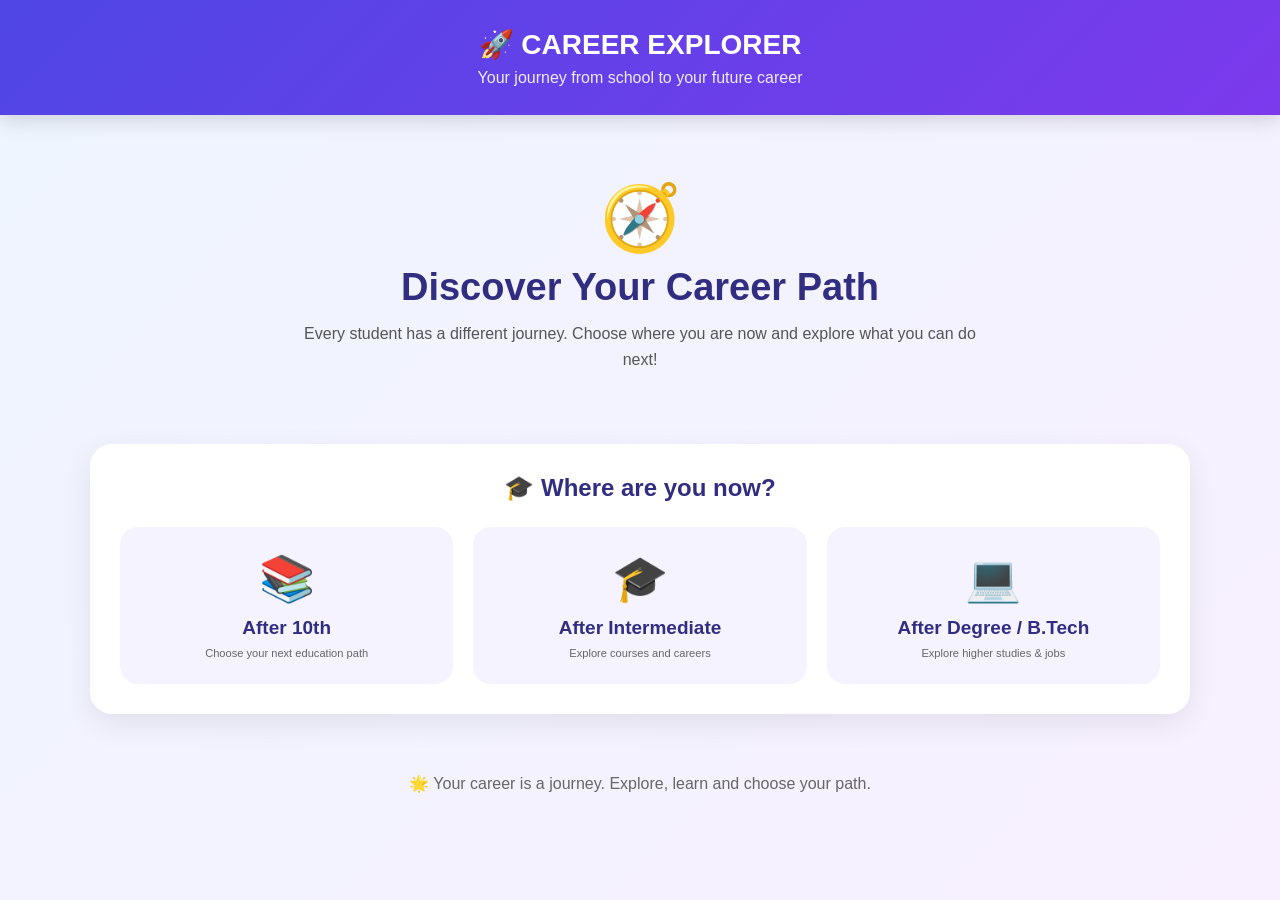
<file: Career Guidance Explorer/index.html>
<!DOCTYPE html>
<html lang="en">
<head>
    <meta charset="UTF-8">
    <meta name="viewport" content="width=device-width, initial-scale=1.0">

    <title>Career Guidance Explorer</title>

    <link rel="stylesheet" href="style.css">
</head>

<body>

<header>
    <div class="logo">🚀 CAREER EXPLORER</div>
    <p>Your journey from school to your future career</p>
</header>

<main>

    <!-- Welcome -->
    <section class="hero">
        <div class="hero-icon">🧭</div>

        <h1>Discover Your Career Path</h1>

        <p>
            Every student has a different journey.
            Choose where you are now and explore what you can do next!
        </p>
    </section>

    <!-- Current Level -->
    <section class="card">

        <h2>🎓 Where are you now?</h2>

        <div class="level-grid">

            <button class="level-btn" onclick="showPath('after10')">
                <span>📚</span>
                <strong>After 10th</strong>
                <small>Choose your next education path</small>
            </button>

            <button class="level-btn" onclick="showPath('inter')">
                <span>🎓</span>
                <strong>After Intermediate</strong>
                <small>Explore courses and careers</small>
            </button>

            <button class="level-btn" onclick="showPath('degree')">
                <span>💻</span>
                <strong>After Degree / B.Tech</strong>
                <small>Explore higher studies & jobs</small>
            </button>

        </div>

    </section>

    <!-- Dynamic Content -->
    <section id="pathSection" class="card hidden">

        <button class="back-btn" onclick="goBack()">← Back</button>

        <h2 id="pathTitle"></h2>

        <p id="pathDescription"></p>

        <div id="optionsContainer" class="options-grid"></div>

    </section>

    <!-- Details -->
    <section id="detailsSection" class="details-card hidden">

        <button class="back-btn" onclick="closeDetails()">← Back</button>

        <div id="detailsContent"></div>

    </section>

</main>

<footer>
    <p>🌟 Your career is a journey. Explore, learn and choose your path.</p>
</footer>

<script src="script.js"></script>

</body>
</html>
</file>
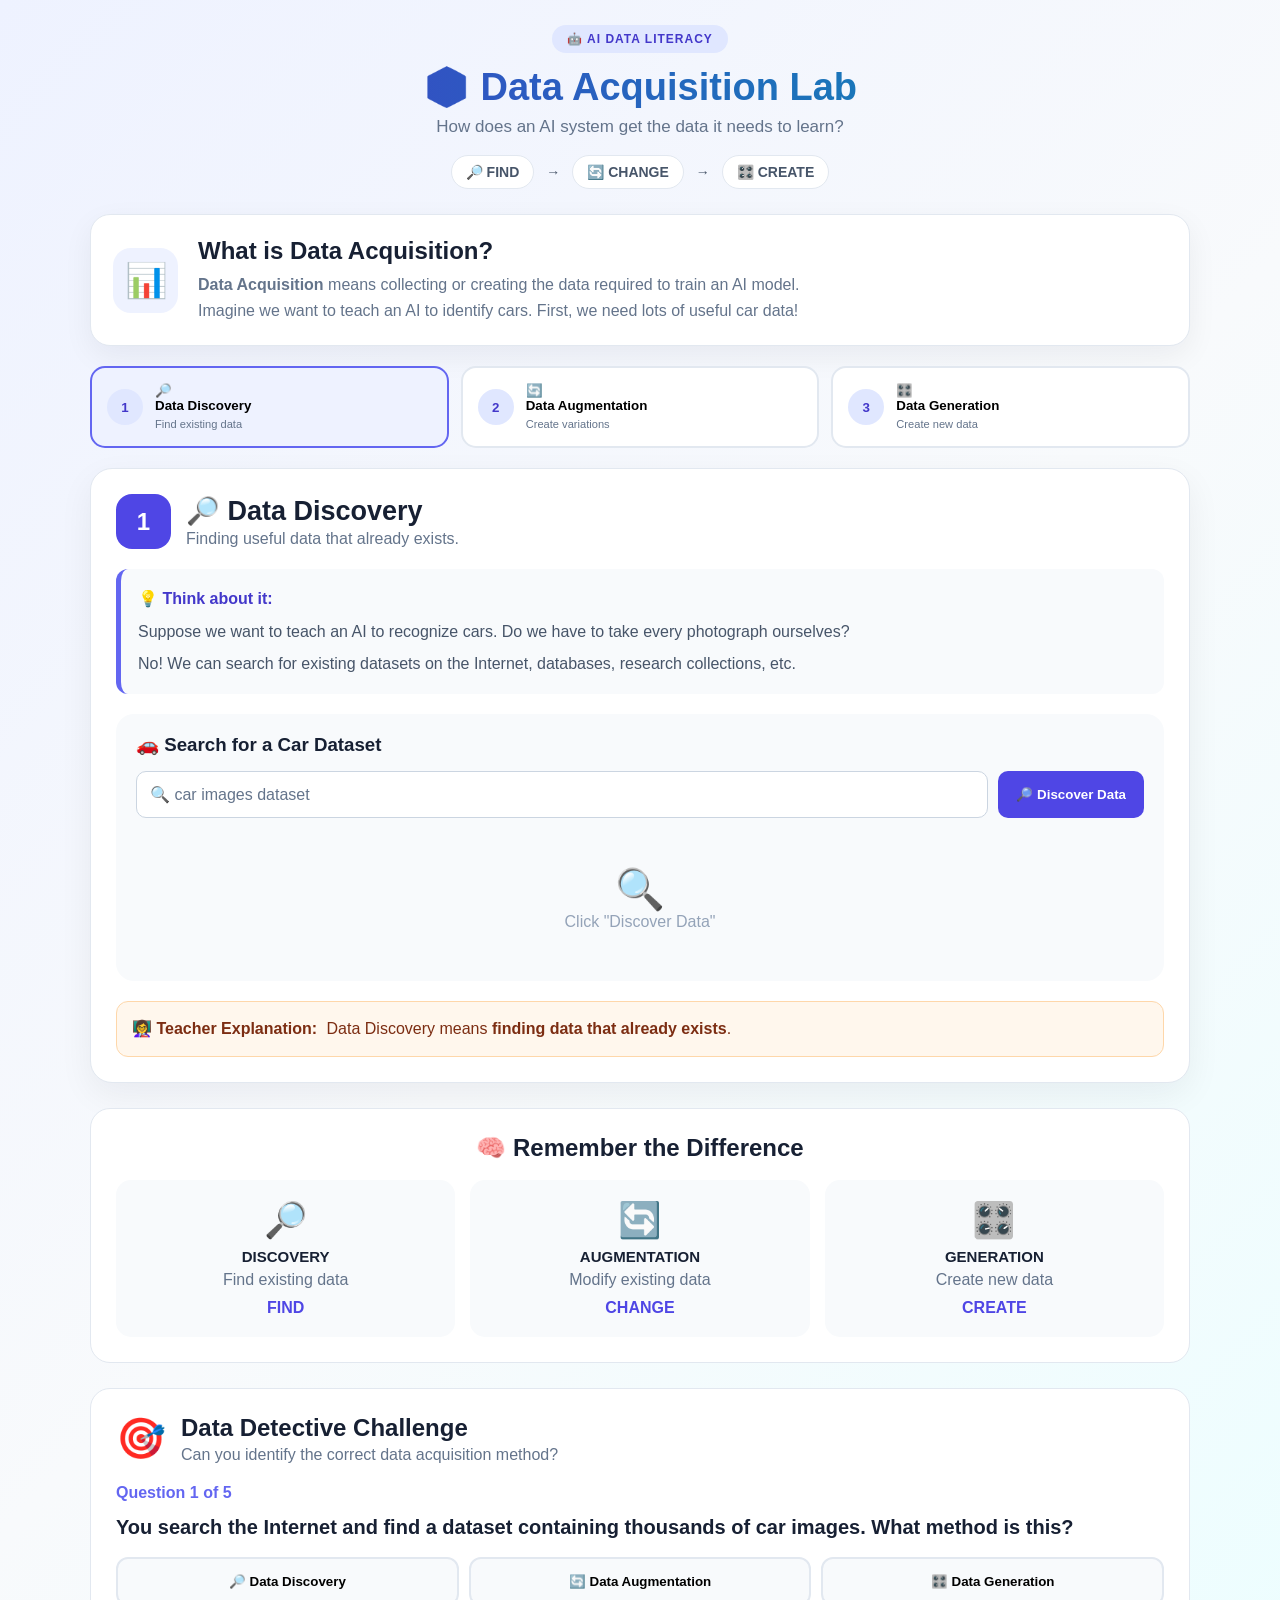
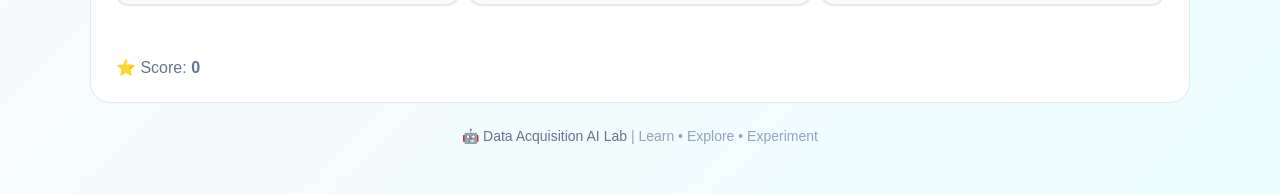
<file: Data Acqusition/index.html>
<!DOCTYPE html>
<html lang="en">
<head>
    <meta charset="UTF-8">
    <meta name="viewport" content="width=device-width, initial-scale=1.0">

    <title>Data Acquisition AI Lab</title>

    <link rel="stylesheet" href="style.css">
</head>

<body>

<div class="app">

    <!-- HEADER -->
    <header class="header">

        <div class="badge">🤖 AI DATA LITERACY</div>

        <h1>📦 Data Acquisition Lab</h1>

        <p>
            How does an AI system get the data it needs to learn?
        </p>

        <div class="memory-line">
            <span>🔎 FIND</span>
            <span>→</span>
            <span>🔄 CHANGE</span>
            <span>→</span>
            <span>🎛️ CREATE</span>
        </div>

    </header>


    <!-- INTRODUCTION -->
    <section class="intro-card">

        <div class="intro-icon">
            📊
        </div>

        <div>

            <h2>What is Data Acquisition?</h2>

            <p>
                <b>Data Acquisition</b> means collecting or creating the
                data required to train an AI model.
            </p>

            <p>
                Imagine we want to teach an AI to identify cars.
                First, we need lots of useful car data!
            </p>

        </div>

    </section>


    <!-- THREE METHODS -->
    <section class="methods">

        <button class="method active" data-method="discovery">

            <span class="method-number">1</span>

            <span>
                🔎
                <b>Data Discovery</b>
                <small>Find existing data</small>
            </span>

        </button>


        <button class="method" data-method="augmentation">

            <span class="method-number">2</span>

            <span>
                🔄
                <b>Data Augmentation</b>
                <small>Create variations</small>
            </span>

        </button>


        <button class="method" data-method="generation">

            <span class="method-number">3</span>

            <span>
                🎛️
                <b>Data Generation</b>
                <small>Create new data</small>
            </span>

        </button>

    </section>


    <!-- MAIN LEARNING AREA -->
    <main id="learningArea">


        <!-- DISCOVERY -->
        <section class="lesson" id="discovery">

            <div class="lesson-heading">

                <div class="big-number">1</div>

                <div>

                    <h2>🔎 Data Discovery</h2>

                    <p>
                        Finding useful data that already exists.
                    </p>

                </div>

            </div>


            <div class="explanation">

                <strong>💡 Think about it:</strong>

                <p>
                    Suppose we want to teach an AI to recognize cars.
                    Do we have to take every photograph ourselves?
                </p>

                <p>
                    No! We can search for existing datasets on the
                    Internet, databases, research collections, etc.
                </p>

            </div>


            <div class="dataset-area">

                <h3>🚗 Search for a Car Dataset</h3>

                <div class="dataset-search">

                    <div class="search-box">
                        🔍
                        <span>car images dataset</span>
                    </div>

                    <button id="discoverBtn">
                        🔎 Discover Data
                    </button>

                </div>


                <div class="dataset-grid" id="discoveryResults">

                    <div class="data-placeholder">
                        <span>🔍</span>
                        <p>Click "Discover Data"</p>
                    </div>

                </div>

            </div>


            <div class="teacher-note">

                👩‍🏫 <b>Teacher Explanation:</b>

                <span>
                    Data Discovery means <b>finding data that already exists</b>.
                </span>

            </div>

        </section>



        <!-- AUGMENTATION -->
        <section class="lesson hidden" id="augmentation">

            <div class="lesson-heading">

                <div class="big-number">2</div>

                <div>

                    <h2>🔄 Data Augmentation</h2>

                    <p>
                        Creating new variations from existing data.
                    </p>

                </div>

            </div>


            <div class="explanation">

                <strong>💡 Think about it:</strong>

                <p>
                    Suppose we only have one car photograph.
                    Can we create more training examples from it?
                </p>

                <p>
                    Yes! We can rotate, flip, crop or change the
                    brightness of the image.
                </p>

            </div>


            <div class="augmentation-lab">

                <div class="original">

                    <h3>📸 Original Data</h3>

                    <div class="car-image">
                        🚗
                    </div>

                    <p>One car image</p>

                </div>


                <div class="arrow">
                    ➜
                </div>


                <div class="variations">

                    <h3>✨ Generated Variations</h3>

                    <div id="variationGrid">

                        <div class="variation empty">
                            <span>?</span>
                        </div>

                        <div class="variation empty">
                            <span>?</span>
                        </div>

                        <div class="variation empty">
                            <span>?</span>
                        </div>

                    </div>

                </div>

            </div>


            <div class="augmentation-controls">

                <button id="rotateBtn">
                    ↪️ Rotate
                </button>

                <button id="flipBtn">
                    ↔️ Flip
                </button>

                <button id="cropBtn">
                    🔍 Crop
                </button>

                <button id="brightBtn">
                    ☀️ Brightness
                </button>

                <button class="reset-btn" id="resetAugmentation">
                    🔄 Reset
                </button>

            </div>


            <div class="data-counter">

                Dataset Size:

                <strong id="dataCount">1</strong>

                images

            </div>


            <div class="teacher-note">

                👩‍🏫 <b>Teacher Explanation:</b>

                <span>
                    Data Augmentation does not collect completely new
                    information. It creates <b>variations of existing data</b>.
                </span>

            </div>

        </section>



        <!-- GENERATION -->
        <section class="lesson hidden" id="generation">

            <div class="lesson-heading">

                <div class="big-number">3</div>

                <div>

                    <h2>🎛️ Data Generation</h2>

                    <p>
                        Creating completely new data using systems,
                        sensors or simulations.
                    </p>

                </div>

            </div>


            <div class="explanation">

                <strong>💡 Think about it:</strong>

                <p>
                    What if we don't have enough real-world driving
                    data?
                </p>

                <p>
                    We can use a computer simulation to create
                    different driving situations.
                </p>

            </div>


            <div class="simulation">

                <div class="road">

                    <div class="road-line line1"></div>
                    <div class="road-line line2"></div>

                    <div class="simulation-car">
                        🚗
                    </div>

                </div>


                <div class="conditions">

                    <div class="condition">

                        <span>🌦️</span>

                        <div>
                            <b>Weather</b>
                            <strong id="weather">
                                Sunny
                            </strong>
                        </div>

                    </div>


                    <div class="condition">

                        <span>💡</span>

                        <div>
                            <b>Lighting</b>
                            <strong id="lighting">
                                Day
                            </strong>
                        </div>

                    </div>


                    <div class="condition">

                        <span>🛣️</span>

                        <div>
                            <b>Road</b>
                            <strong id="road">
                                Dry
                            </strong>
                        </div>

                    </div>


                    <div class="condition">

                        <span>🚦</span>

                        <div>
                            <b>Traffic</b>
                            <strong id="traffic">
                                Low
                            </strong>
                        </div>

                    </div>

                </div>

            </div>


            <button class="generate-btn" id="generateBtn">

                🎛️ Generate New Scenario

            </button>


            <div class="generated-message" id="generatedMessage">

                Click the button to generate a new driving situation.

            </div>


            <div class="teacher-note">

                👩‍🏫 <b>Teacher Explanation:</b>

                <span>
                    Data Generation means <b>creating new data</b>
                    using simulations, sensors, recordings or other
                    systems.
                </span>

            </div>

        </section>

    </main>



    <!-- QUICK COMPARISON -->
    <section class="comparison">

        <h2>🧠 Remember the Difference</h2>

        <div class="comparison-grid">

            <div>
                <span>🔎</span>

                <h3>DISCOVERY</h3>

                <p>
                    Find existing data
                </p>

                <strong>FIND</strong>
            </div>


            <div>
                <span>🔄</span>

                <h3>AUGMENTATION</h3>

                <p>
                    Modify existing data
                </p>

                <strong>CHANGE</strong>
            </div>


            <div>
                <span>🎛️</span>

                <h3>GENERATION</h3>

                <p>
                    Create new data
                </p>

                <strong>CREATE</strong>
            </div>

        </div>

    </section>



    <!-- CHALLENGE -->
    <section class="challenge">

        <div class="challenge-header">

            <span>🎯</span>

            <div>

                <h2>Data Detective Challenge</h2>

                <p>
                    Can you identify the correct data acquisition method?
                </p>

            </div>

        </div>


        <div class="question-number" id="questionNumber">
            Question 1 of 5
        </div>


        <div class="question" id="question">

        </div>


        <div class="answers" id="answers">

        </div>


        <div class="challenge-result" id="challengeResult">

        </div>


        <div class="score">

            ⭐ Score:

            <strong id="score">
                0
            </strong>

        </div>


        <button id="nextQuestion" class="next-btn hidden">

            Next Question ➜

        </button>

    </section>


    <!-- FOOTER -->
    <footer>

        🤖 Data Acquisition AI Lab

        <span>
            | Learn • Explore • Experiment
        </span>

    </footer>

</div>


<script src="script.js"></script>

</body>
</html>
</file>
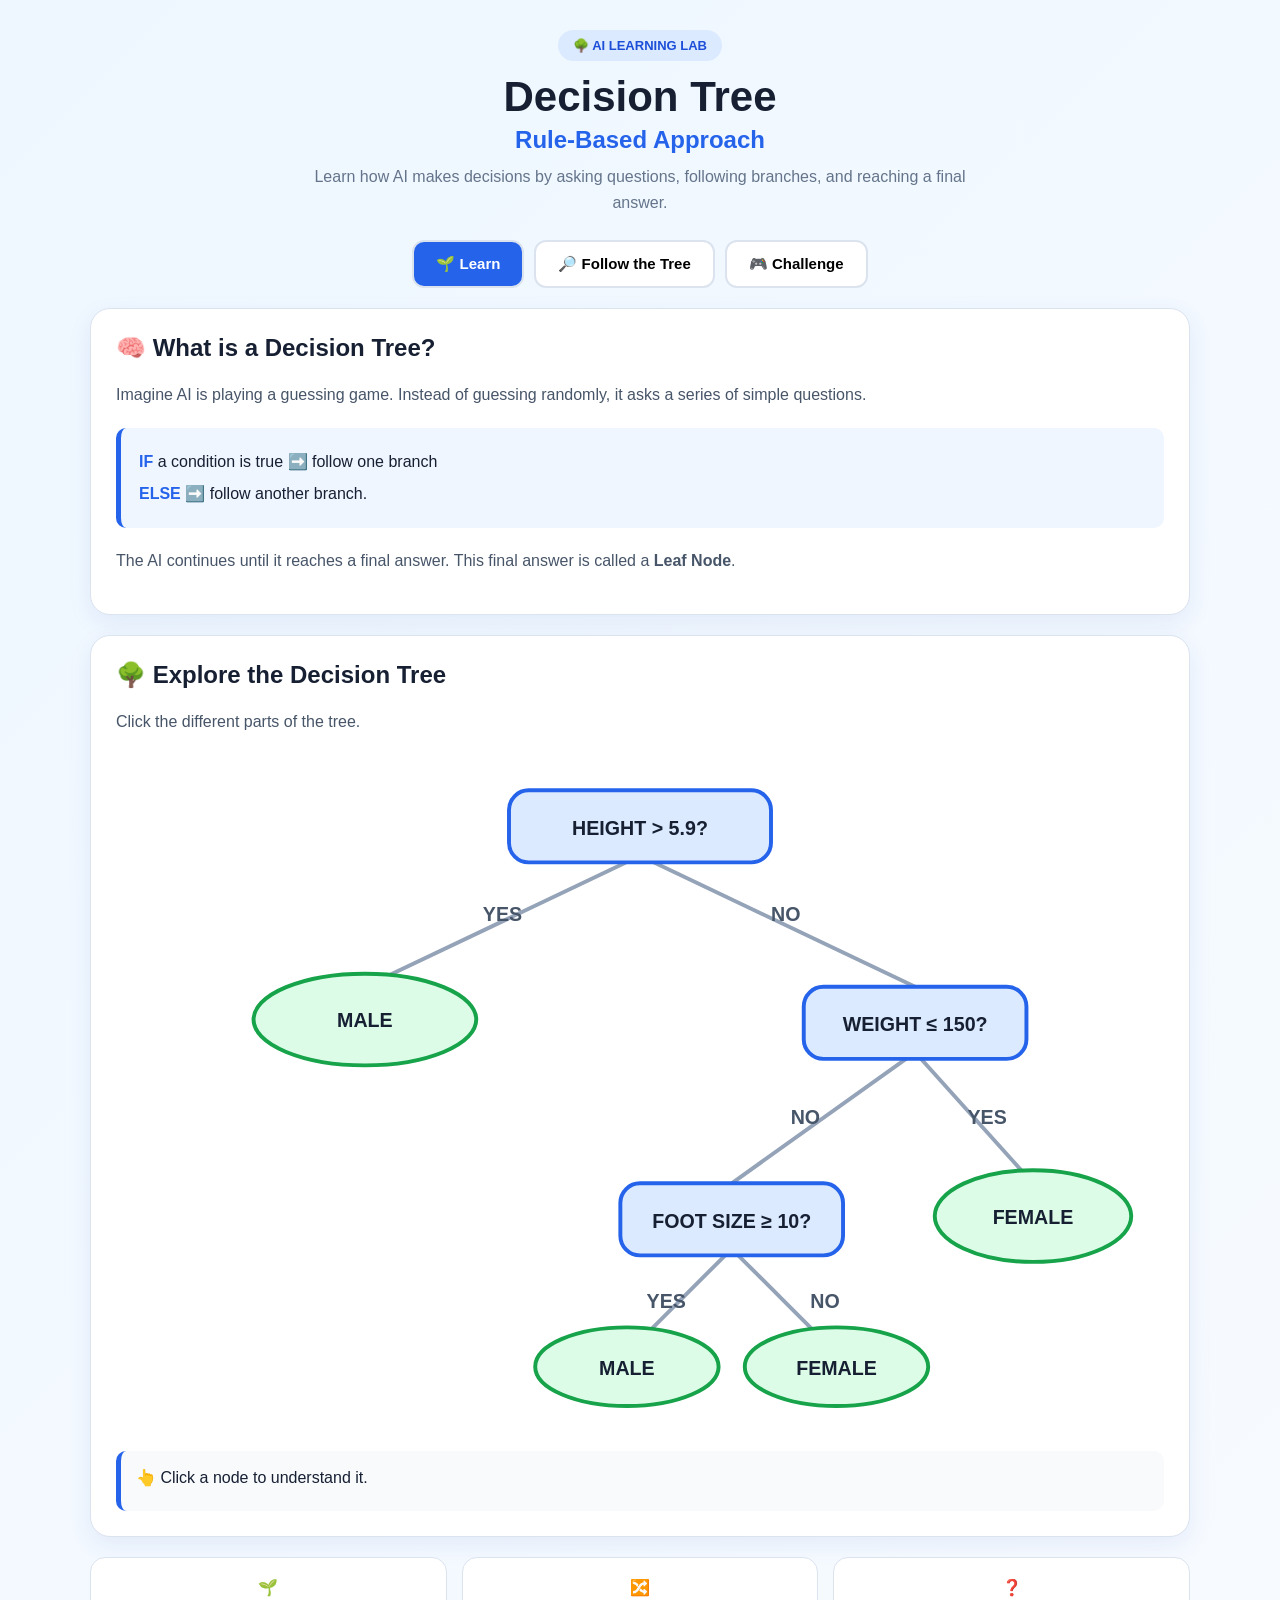
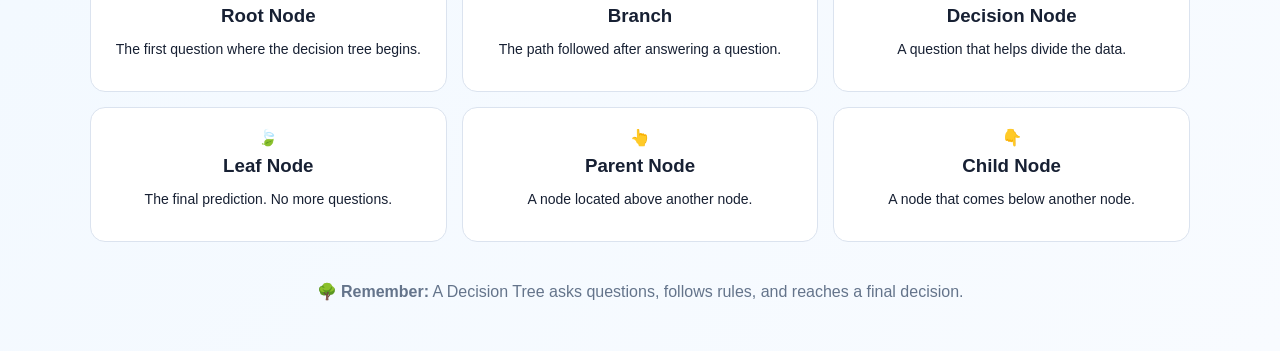
<file: Decision Tree/index.html>
<!DOCTYPE html>
<html lang="en">
<head>
    <meta charset="UTF-8">
    <meta name="viewport" content="width=device-width, initial-scale=1.0">

    <title>Decision Tree - Rule Based AI</title>

    <link rel="stylesheet" href="style.css">
</head>

<body>

<div class="app">

    <!-- HEADER -->
    <header>
        <div class="badge">🌳 AI LEARNING LAB</div>

        <h1>Decision Tree</h1>

        <h2>Rule-Based Approach</h2>

        <p>
            Learn how AI makes decisions by asking questions,
            following branches, and reaching a final answer.
        </p>
    </header>


    <!-- NAVIGATION -->
    <nav class="tabs">

        <button class="tab active" data-page="learn">
            🌱 Learn
        </button>

        <button class="tab" data-page="follow">
            🔎 Follow the Tree
        </button>

        <button class="tab" data-page="challenge">
            🎮 Challenge
        </button>

    </nav>


    <!-- ================= LEARN ================= -->

    <section id="learn" class="page active-page">

        <div class="card">

            <h2>🧠 What is a Decision Tree?</h2>

            <p>
                Imagine AI is playing a guessing game.
                Instead of guessing randomly, it asks a series of
                simple questions.
            </p>

            <div class="rule-box">

                <strong>IF</strong> a condition is true

                <span>➡️</span>

                follow one branch

                <br>

                <strong>ELSE</strong>

                <span>➡️</span>

                follow another branch.

            </div>

            <p>
                The AI continues until it reaches a final answer.
                This final answer is called a <strong>Leaf Node</strong>.
            </p>

        </div>


        <!-- TREE -->

        <div class="card">

            <h2>🌳 Explore the Decision Tree</h2>

            <p>
                Click the different parts of the tree.
            </p>

            <div class="tree-container">

                <svg viewBox="0 0 800 520">

                    <!-- CONNECTIONS -->

                    <line
                        x1="400"
                        y1="80"
                        x2="190"
                        y2="180"
                        class="connection"
                    />

                    <line
                        x1="400"
                        y1="80"
                        x2="610"
                        y2="180"
                        class="connection"
                    />

                    <line
                        x1="610"
                        y1="230"
                        x2="470"
                        y2="330"
                        class="connection"
                    />

                    <line
                        x1="610"
                        y1="230"
                        x2="700"
                        y2="330"
                        class="connection"
                    />

                    <line
                        x1="470"
                        y1="380"
                        x2="390"
                        y2="460"
                        class="connection"
                    />

                    <line
                        x1="470"
                        y1="380"
                        x2="550"
                        y2="460"
                        class="connection"
                    />


                    <!-- BRANCH LABELS -->

                    <text x="280" y="130" class="branch-label">
                        YES
                    </text>

                    <text x="500" y="130" class="branch-label">
                        NO
                    </text>

                    <text x="515" y="285" class="branch-label">
                        NO
                    </text>

                    <text x="650" y="285" class="branch-label">
                        YES
                    </text>

                    <text x="405" y="425" class="branch-label">
                        YES
                    </text>

                    <text x="530" y="425" class="branch-label">
                        NO
                    </text>


                    <!-- ROOT -->

                    <g class="tree-node" data-type="root">

                        <rect
                            x="300"
                            y="30"
                            width="200"
                            height="55"
                            rx="15"
                        />

                        <text x="400" y="64">
                            HEIGHT &gt; 5.9?
                        </text>

                    </g>


                    <!-- MALE -->

                    <g class="tree-node" data-type="leaf">

                        <ellipse
                            cx="190"
                            cy="205"
                            rx="85"
                            ry="35"
                        />

                        <text x="190" y="211">
                            MALE
                        </text>

                    </g>


                    <!-- WEIGHT -->

                    <g class="tree-node" data-type="decision">

                        <rect
                            x="525"
                            y="180"
                            width="170"
                            height="55"
                            rx="15"
                        />

                        <text x="610" y="214">
                            WEIGHT ≤ 150?
                        </text>

                    </g>


                    <!-- FEMALE -->

                    <g class="tree-node" data-type="leaf">

                        <ellipse
                            cx="700"
                            cy="355"
                            rx="75"
                            ry="35"
                        />

                        <text x="700" y="361">
                            FEMALE
                        </text>

                    </g>


                    <!-- FOOT SIZE -->

                    <g class="tree-node" data-type="decision">

                        <rect
                            x="385"
                            y="330"
                            width="170"
                            height="55"
                            rx="15"
                        />

                        <text x="470" y="364">
                            FOOT SIZE ≥ 10?
                        </text>

                    </g>


                    <!-- MALE -->

                    <g class="tree-node" data-type="leaf">

                        <ellipse
                            cx="390"
                            cy="470"
                            rx="70"
                            ry="30"
                        />

                        <text x="390" y="476">
                            MALE
                        </text>

                    </g>


                    <!-- FEMALE -->

                    <g class="tree-node" data-type="leaf">

                        <ellipse
                            cx="550"
                            cy="470"
                            rx="70"
                            ry="30"
                        />

                        <text x="550" y="476">
                            FEMALE
                        </text>

                    </g>

                </svg>

            </div>


            <!-- EXPLANATION -->

            <div
                id="nodeExplanation"
                class="explanation"
            >

                👆 Click a node to understand it.

            </div>

        </div>


        <!-- CONCEPTS -->

        <div class="concept-grid">

            <div class="concept">
                🌱
                <h3>Root Node</h3>
                <p>
                    The first question where the decision tree begins.
                </p>
            </div>

            <div class="concept">
                🔀
                <h3>Branch</h3>
                <p>
                    The path followed after answering a question.
                </p>
            </div>

            <div class="concept">
                ❓
                <h3>Decision Node</h3>
                <p>
                    A question that helps divide the data.
                </p>
            </div>

            <div class="concept">
                🍃
                <h3>Leaf Node</h3>
                <p>
                    The final prediction. No more questions.
                </p>
            </div>

            <div class="concept">
                👆
                <h3>Parent Node</h3>
                <p>
                    A node located above another node.
                </p>
            </div>

            <div class="concept">
                👇
                <h3>Child Node</h3>
                <p>
                    A node that comes below another node.
                </p>
            </div>

        </div>

    </section>


    <!-- ================= FOLLOW TREE ================= -->

    <section id="follow" class="page">

        <div class="card">

            <h2>🔎 Follow the AI's Thinking</h2>

            <p>
                Now you become the AI!
                Follow the questions and choose YES or NO.
            </p>


            <div class="person-card">

                <div class="person-icon">
                    🧑
                </div>

                <h3>Person A</h3>

                <div class="facts">

                    <div>
                        <span>Height</span>
                        <strong>6.2 ft</strong>
                    </div>

                    <div>
                        <span>Weight</span>
                        <strong>140 lb</strong>
                    </div>

                    <div>
                        <span>Foot Size</span>
                        <strong>10.5</strong>
                    </div>

                </div>

            </div>


            <div class="ai-question">

                <div class="question-number">
                    Question <span id="questionNumber">1</span>
                </div>

                <h2 id="followQuestion">
                    Is height greater than 5.9 ft?
                </h2>


                <div class="answer-buttons">

                    <button id="yesButton">
                        ✅ YES
                    </button>

                    <button id="noButton">
                        ❌ NO
                    </button>

                </div>


                <div
                    id="followFeedback"
                    class="feedback"
                ></div>

            </div>


            <div class="journey">

                <div class="journey-step active">
                    🌱 Start
                </div>

                <div class="arrow">→</div>

                <div class="journey-step">
                    ❓ Question
                </div>

                <div class="arrow">→</div>

                <div class="journey-step">
                    🔀 Branch
                </div>

                <div class="arrow">→</div>

                <div class="journey-step">
                    🍃 Answer
                </div>

            </div>


            <button
                id="resetFollow"
                class="secondary"
            >
                🔄 Start Again
            </button>

        </div>


        <div class="card">

            <h2>💡 What just happened?</h2>

            <p>
                The AI did not randomly choose "Male".
            </p>

            <div class="big-rule">

                IF height &gt; 5.9

                <br>

                AND

                <br>

                weight ≤ 150

                <br><br>

                ➡️ Prediction = <strong>MALE</strong>

            </div>

        </div>

    </section>


    <!-- ================= CHALLENGE ================= -->

    <section id="challenge" class="page">

        <div class="card">

            <h2>🎮 Decision Tree Detective</h2>

            <p>
                Can you think like the AI?
            </p>

            <div class="score-area">

                ⭐ Score:
                <strong id="score">0</strong>

                <span>
                    Question
                    <strong id="challengeNumber">1</strong>
                    / 5
                </span>

            </div>


            <div class="progress">

                <div id="progressBar"></div>

            </div>


            <div
                id="challengeContent"
                class="challenge-content"
            ></div>


            <div
                id="challengeFeedback"
                class="feedback"
            ></div>


            <button
                id="nextButton"
                class="primary"
                hidden
            >
                Next Question →
            </button>


            <button
                id="restartButton"
                class="secondary"
                hidden
            >
                🔄 Try Again
            </button>

        </div>

    </section>


    <!-- FOOTER -->

    <footer>

        🌳 <strong>Remember:</strong>

        A Decision Tree asks questions,

        follows rules,

        and reaches a final decision.

    </footer>

</div>


<script src="script.js"></script>

</body>
</html>
</file>
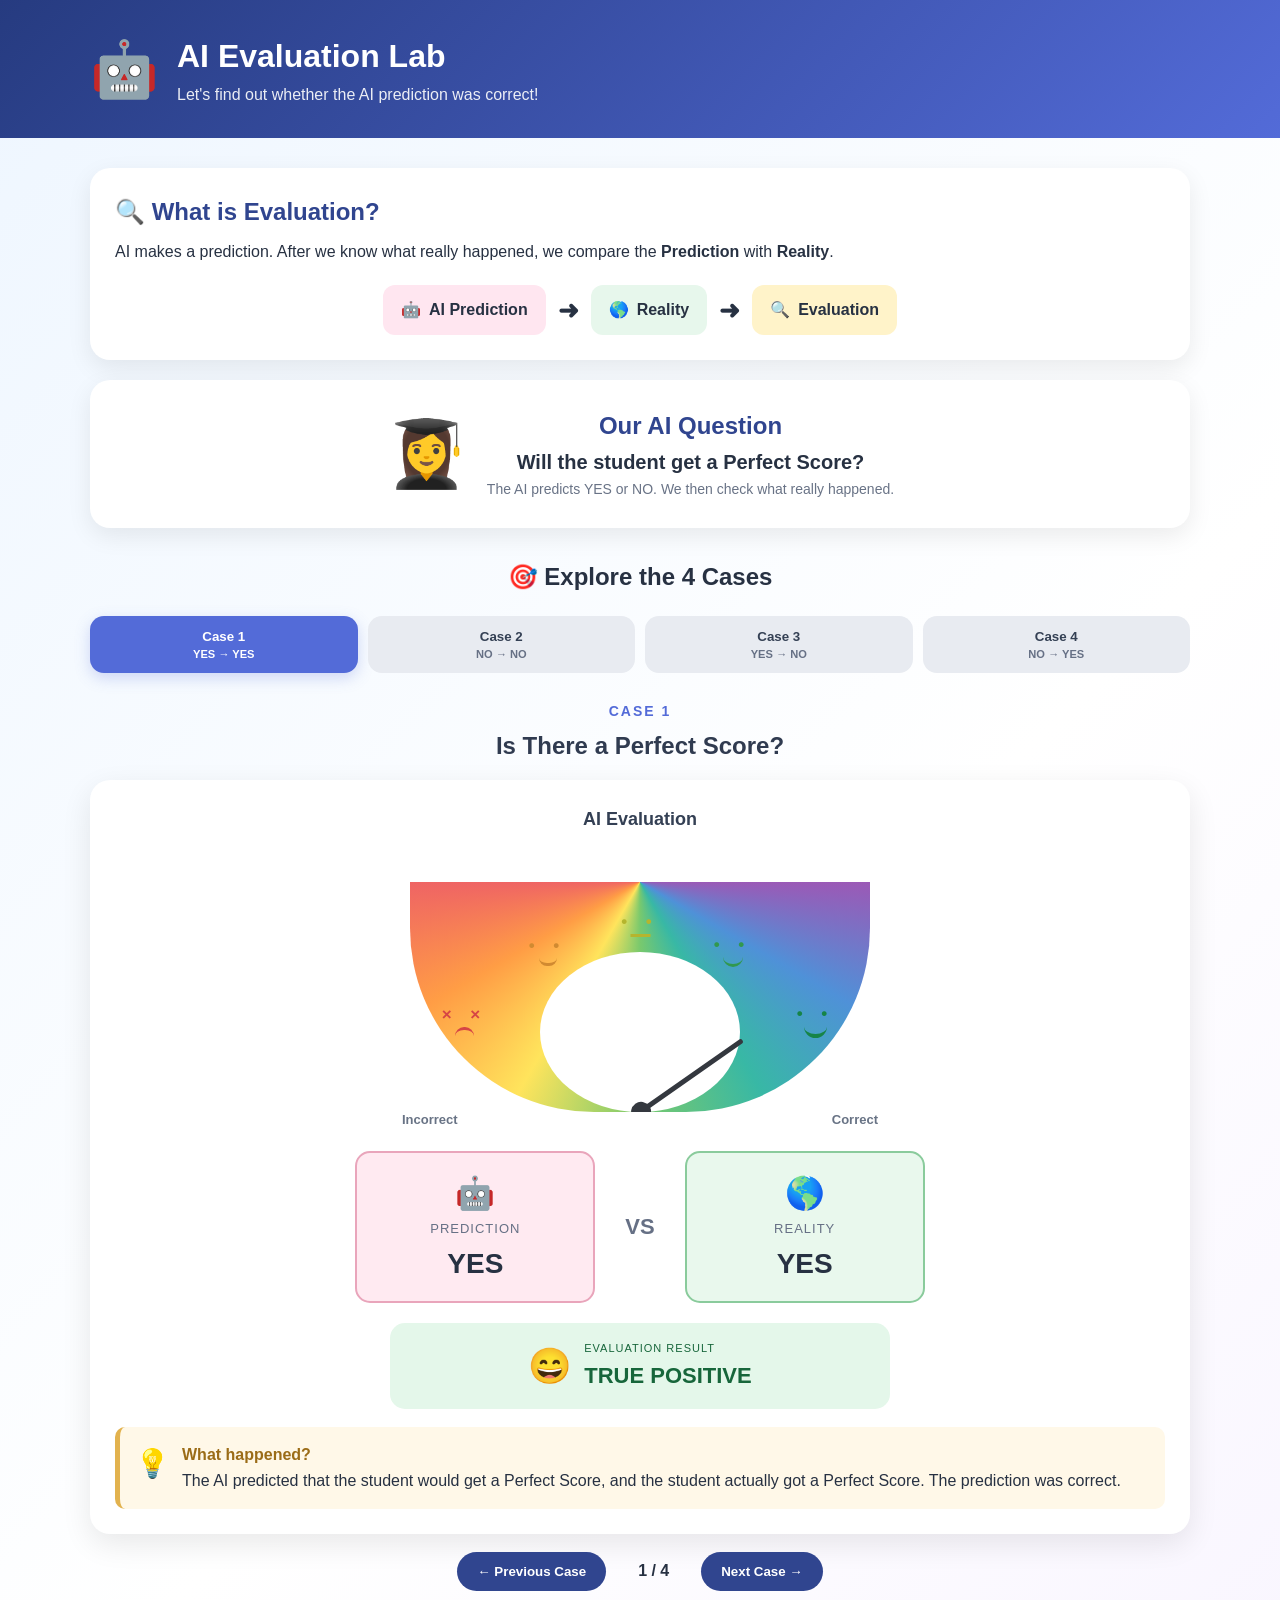
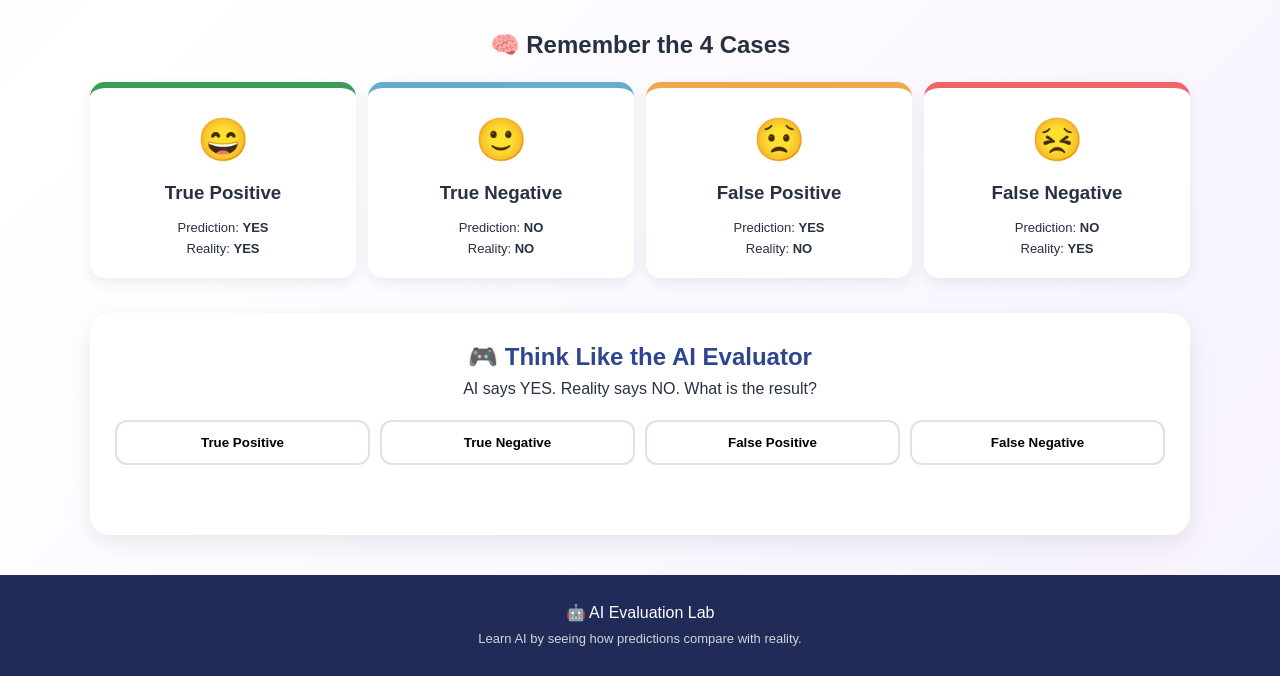
<file: Evaluation/index.html>
<!DOCTYPE html>
<html lang="en">

<head>
    <meta charset="UTF-8">
    <meta name="viewport" content="width=device-width, initial-scale=1.0">

    <title>AI Evaluation Lab</title>

    <link rel="stylesheet" href="style.css">
</head>

<body>

    <!-- ================= HEADER ================= -->

    <header class="header">

        <div class="header-content">

            <div class="robot-icon">
                🤖
            </div>

            <div>
                <h1>AI Evaluation Lab</h1>

                <p>
                    Let's find out whether the AI prediction was correct!
                </p>
            </div>

        </div>

    </header>


    <!-- ================= MAIN ================= -->

    <main class="container">


        <!-- INTRODUCTION -->

        <section class="intro-card">

            <h2>🔍 What is Evaluation?</h2>

            <p>
                AI makes a prediction. After we know what really happened,
                we compare the <strong>Prediction</strong> with <strong>Reality</strong>.
            </p>

            <div class="simple-flow">

                <div class="flow-box prediction-flow">
                    🤖
                    <span>AI Prediction</span>
                </div>

                <div class="flow-arrow">
                    ➜
                </div>

                <div class="flow-box reality-flow">
                    🌎
                    <span>Reality</span>
                </div>

                <div class="flow-arrow">
                    ➜
                </div>

                <div class="flow-box evaluation-flow">
                    🔍
                    <span>Evaluation</span>
                </div>

            </div>

        </section>


        <!-- QUESTION -->

        <section class="question-card">

            <div class="student-icon">
                👩‍🎓
            </div>

            <div>

                <h2>Our AI Question</h2>

                <p>
                    <strong>Will the student get a Perfect Score?</strong>
                </p>

                <p class="small-text">
                    The AI predicts YES or NO.
                    We then check what really happened.
                </p>

            </div>

        </section>


        <!-- ================= CASE SELECTOR ================= -->

        <section class="cases-section">

            <h2 class="section-title">
                🎯 Explore the 4 Cases
            </h2>


            <div class="case-buttons">

                <button
                    class="case-button active"
                    data-case="1">

                    Case 1

                    <small>
                        YES → YES
                    </small>

                </button>


                <button
                    class="case-button"
                    data-case="2">

                    Case 2

                    <small>
                        NO → NO
                    </small>

                </button>


                <button
                    class="case-button"
                    data-case="3">

                    Case 3

                    <small>
                        YES → NO
                    </small>

                </button>


                <button
                    class="case-button"
                    data-case="4">

                    Case 4

                    <small>
                        NO → YES
                    </small>

                </button>

            </div>


            <!-- CASE TITLE -->

            <div class="case-heading">

                <span id="caseLabel">
                    CASE 1
                </span>

                <h2 id="caseTitle">
                    Is There a Perfect Score?
                </h2>

            </div>


            <!-- ================= EVALUATION BOARD ================= -->

            <section class="evaluation-board">


                <!-- GAUGE -->

                <div class="gauge-wrapper">

                    <div class="gauge-title">
                        AI Evaluation
                    </div>


                    <div class="gauge">

                        <!-- COLORED ARC -->

                        <div class="segment segment-red"></div>

                        <div class="segment segment-orange"></div>

                        <div class="segment segment-yellow"></div>

                        <div class="segment segment-lightgreen"></div>

                        <div class="segment segment-green"></div>


                        <!-- FACES -->

                        <div class="face face-1">

                            <div class="eyes sad-eyes">
                                ×
                                ×
                            </div>

                            <div class="mouth sad-mouth">
                            </div>

                        </div>


                        <div class="face face-2">

                            <div class="eyes">
                                •
                                •
                            </div>

                            <div class="mouth unhappy-mouth">
                            </div>

                        </div>


                        <div class="face face-3">

                            <div class="eyes">
                                •
                                •
                            </div>

                            <div class="mouth neutral-mouth">
                            </div>

                        </div>


                        <div class="face face-4">

                            <div class="eyes">
                                •
                                •
                            </div>

                            <div class="mouth smile-mouth">
                            </div>

                        </div>


                        <div class="face face-5">

                            <div class="eyes">
                                •
                                •
                            </div>

                            <div class="mouth big-smile-mouth">
                            </div>

                        </div>


                        <!-- NEEDLE -->

                        <div
                            class="needle"
                            id="needle">

                            <div class="needle-center">
                            </div>

                        </div>

                    </div>


                    <!-- GAUGE LABELS -->

                    <div class="gauge-labels">

                        <span>
                            Incorrect
                        </span>

                        <span>
                            Correct
                        </span>

                    </div>

                </div>


                <!-- ================= COMPARISON ================= -->

                <div class="comparison-area">


                    <div class="comparison-item prediction-box">

                        <div class="comparison-icon">
                            🤖
                        </div>

                        <div class="comparison-label">
                            Prediction
                        </div>

                        <div
                            class="comparison-value"
                            id="predictionValue">

                            YES

                        </div>

                    </div>


                    <div class="comparison-symbol">
                        VS
                    </div>


                    <div class="comparison-item reality-box">

                        <div class="comparison-icon">
                            🌎
                        </div>

                        <div class="comparison-label">
                            Reality
                        </div>

                        <div
                            class="comparison-value"
                            id="realityValue">

                            YES

                        </div>

                    </div>


                </div>


                <!-- RESULT -->

                <div
                    class="result-banner"
                    id="resultBanner">

                    <div
                        class="result-icon"
                        id="resultIcon">

                        🎯

                    </div>

                    <div>

                        <div class="result-small">
                            EVALUATION RESULT
                        </div>

                        <div
                            class="result-title"
                            id="resultTitle">

                            TRUE POSITIVE

                        </div>

                    </div>

                </div>


                <!-- EXPLANATION -->

                <div class="explanation">

                    <div class="bulb">
                        💡
                    </div>

                    <div>

                        <strong>
                            What happened?
                        </strong>

                        <p id="explanationText">

                            AI predicted YES and reality was YES.
                            The prediction was correct.

                        </p>

                    </div>

                </div>

            </section>


            <!-- ================= CASE CONTROLS ================= -->

            <div class="navigation">

                <button
                    id="previousButton"
                    class="nav-button">

                    ← Previous Case

                </button>


                <div class="case-counter">

                    <span id="currentCase">
                        1
                    </span>

                    / 4

                </div>


                <button
                    id="nextButton"
                    class="nav-button">

                    Next Case →

                </button>

            </div>


        </section>


        <!-- ================= FOUR CASE SUMMARY ================= -->

        <section class="summary-section">

            <h2>
                🧠 Remember the 4 Cases
            </h2>


            <div class="summary-grid">


                <div class="summary-card true-positive">

                    <div class="summary-face">
                        😄
                    </div>

                    <h3>
                        True Positive
                    </h3>

                    <p>
                        Prediction: <strong>YES</strong>
                    </p>

                    <p>
                        Reality: <strong>YES</strong>
                    </p>

                </div>


                <div class="summary-card true-negative">

                    <div class="summary-face">
                        🙂
                    </div>

                    <h3>
                        True Negative
                    </h3>

                    <p>
                        Prediction: <strong>NO</strong>
                    </p>

                    <p>
                        Reality: <strong>NO</strong>
                    </p>

                </div>


                <div class="summary-card false-positive">

                    <div class="summary-face">
                        😟
                    </div>

                    <h3>
                        False Positive
                    </h3>

                    <p>
                        Prediction: <strong>YES</strong>
                    </p>

                    <p>
                        Reality: <strong>NO</strong>
                    </p>

                </div>


                <div class="summary-card false-negative">

                    <div class="summary-face">
                        😣
                    </div>

                    <h3>
                        False Negative
                    </h3>

                    <p>
                        Prediction: <strong>NO</strong>
                    </p>

                    <p>
                        Reality: <strong>YES</strong>
                    </p>

                </div>

            </div>

        </section>


        <!-- ================= INTERACTIVE CHALLENGE ================= -->

        <section class="challenge-section">

            <h2>
                🎮 Think Like the AI Evaluator
            </h2>

            <p id="challengeQuestion">

                AI says YES.
                Reality says NO.
                What is the result?

            </p>


            <div class="challenge-buttons">

                <button data-answer="TP">
                    True Positive
                </button>

                <button data-answer="TN">
                    True Negative
                </button>

                <button data-answer="FP">
                    False Positive
                </button>

                <button data-answer="FN">
                    False Negative
                </button>

            </div>


            <div
                id="challengeResult"
                class="challenge-result">

            </div>

        </section>

    </main>


    <!-- FOOTER -->

    <footer>

        🤖 AI Evaluation Lab
        <br>

        <span>
            Learn AI by seeing how predictions compare with reality.
        </span>

    </footer>


    <script src="script.js"></script>

</body>

</html>
</file>
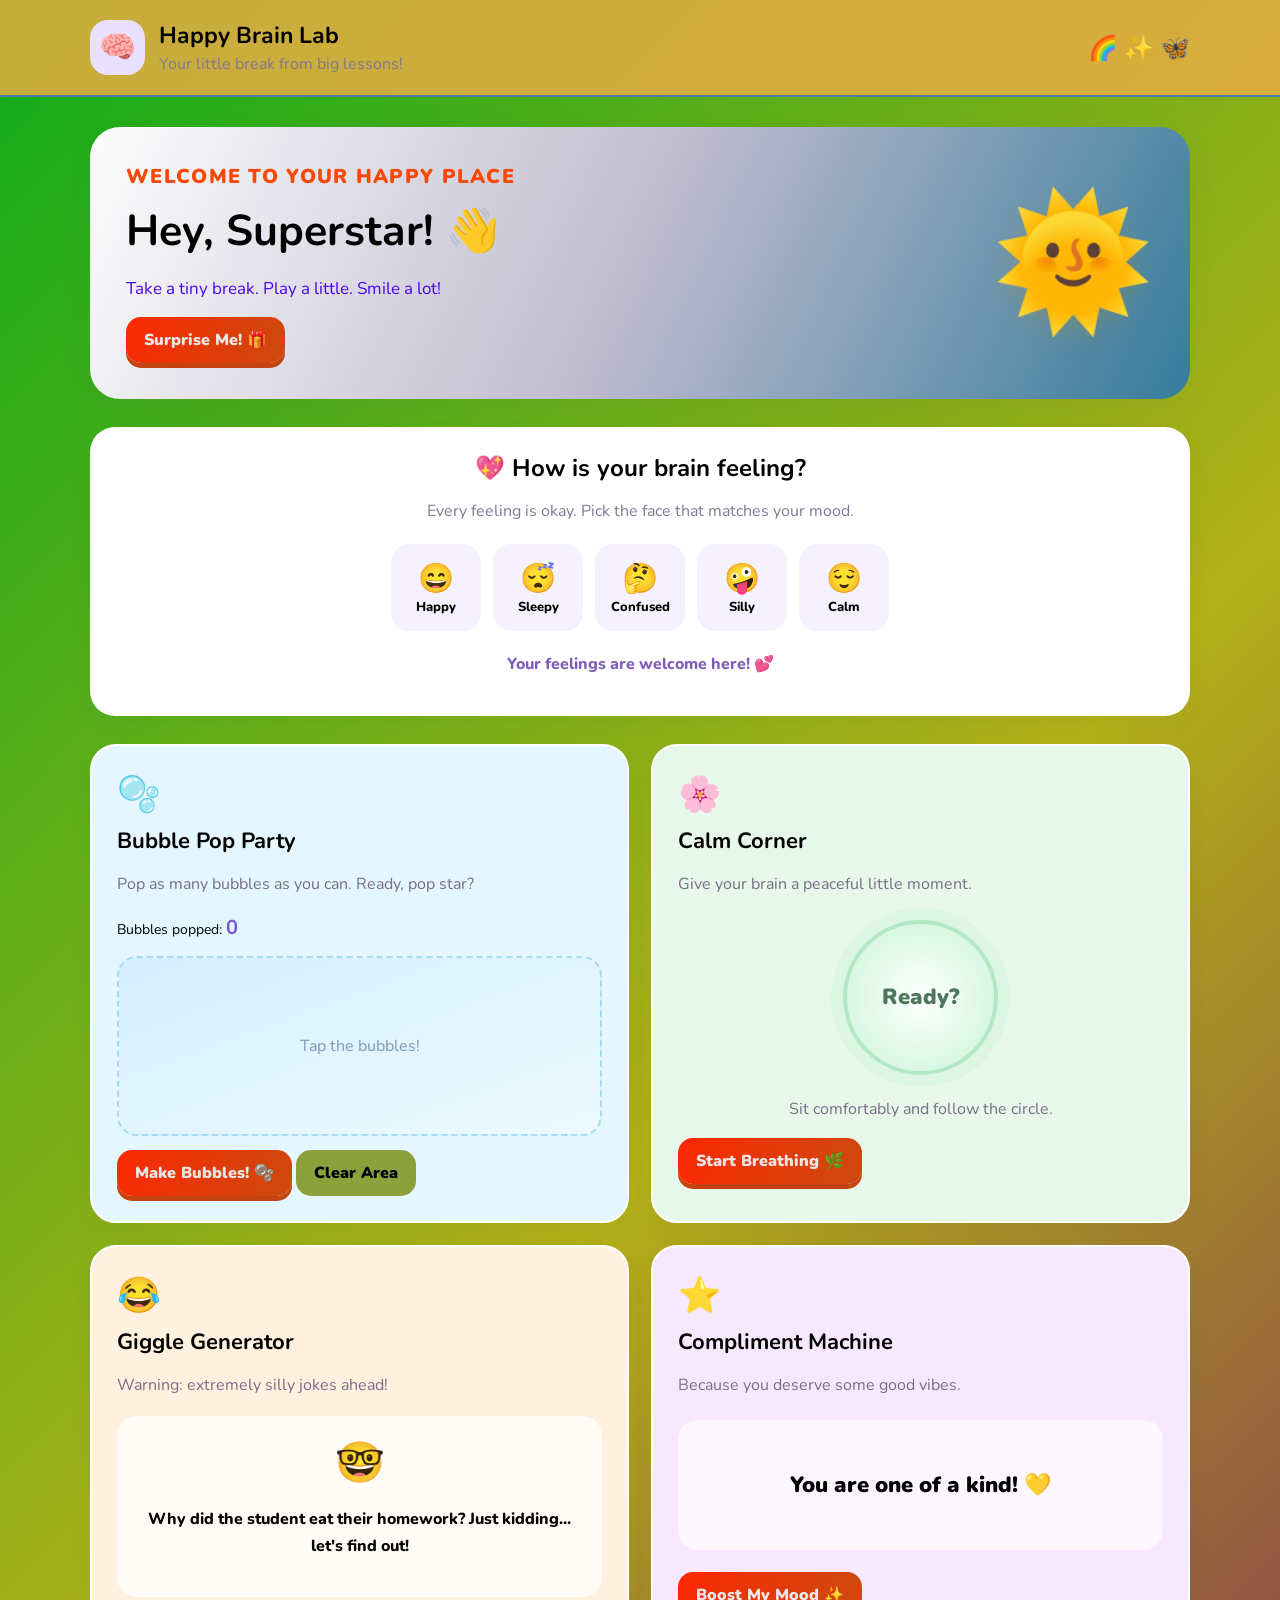
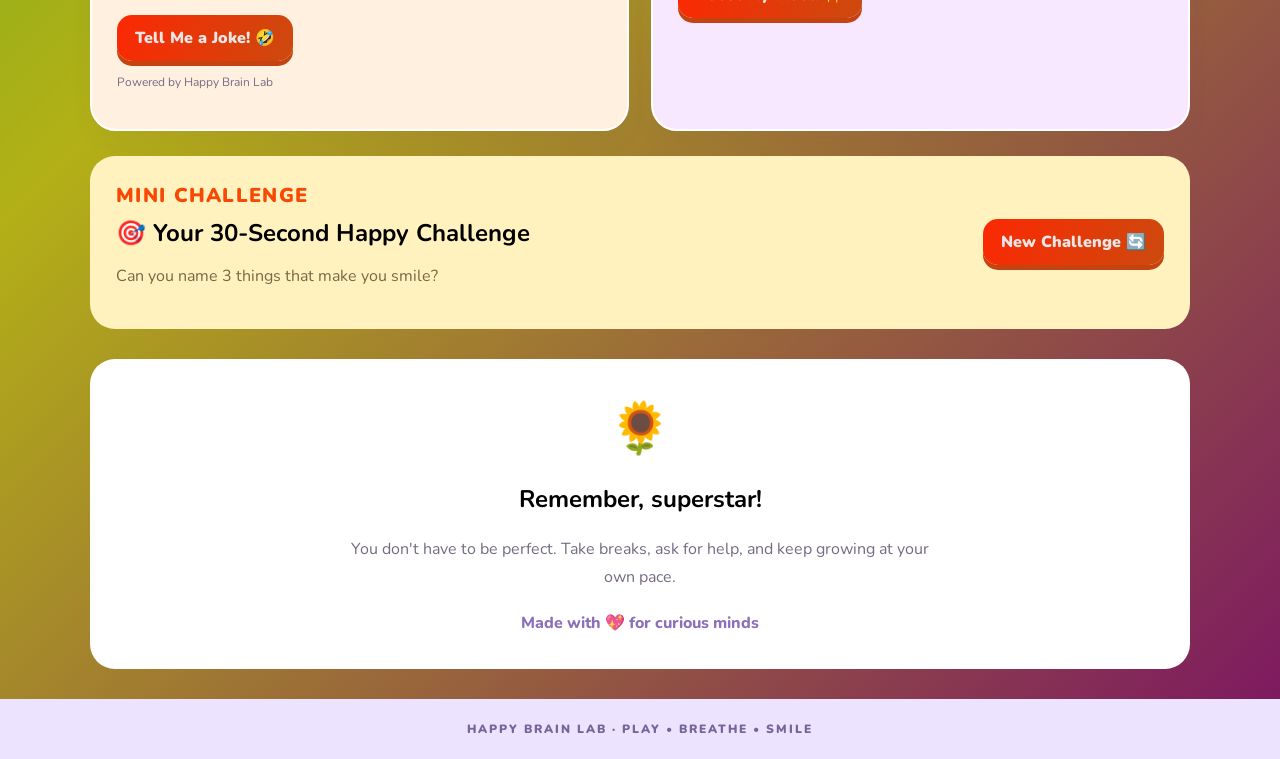
<file: Fun AI/index.html>
<!DOCTYPE html>
<html lang="en">
<head>
  <meta charset="UTF-8">
  <meta name="viewport" content="width=device-width, initial-scale=1.0">
  <title>Happy Brain Lab | Student Fun Zone</title>
  <link rel="stylesheet" href="style.css">
</head>
<body>
  <header class="topbar">
    <div class="logo">🧠</div>
    <div>
      <h1>Happy Brain Lab</h1>
      <p>Your little break from big lessons!</p>
    </div>
    <div class="top-emoji">🌈 ✨ 🦋</div>
  </header>

  <main>
    <section class="hero">
      <div class="hero-text">
        <span class="tag">WELCOME TO YOUR HAPPY PLACE</span>
        <h2>Hey, Superstar! <span id="wave">👋</span></h2>
        <p>Take a tiny break. Play a little. Smile a lot!</p>
        <button id="surpriseBtn" class="primary-btn">Surprise Me! 🎁</button>
      </div>
      <div class="hero-art" aria-label="Happy cartoon sun">🌞</div>
    </section>

    <section class="mood-section">
      <h2>💖 How is your brain feeling?</h2>
      <p>Every feeling is okay. Pick the face that matches your mood.</p>
      <div class="moods">
        <button class="mood" data-mood="Happy" data-face="😄">😄<span>Happy</span></button>
        <button class="mood" data-mood="Sleepy" data-face="😴">😴<span>Sleepy</span></button>
        <button class="mood" data-mood="Confused" data-face="🤔">🤔<span>Confused</span></button>
        <button class="mood" data-mood="Silly" data-face="🤪">🤪<span>Silly</span></button>
        <button class="mood" data-mood="Calm" data-face="😌">😌<span>Calm</span></button>
      </div>
      <p id="moodMessage" class="message" aria-live="polite">
        Your feelings are welcome here! 💕
      </p>
    </section>

    <section class="games">
      <article class="game-card bubble-card">
        <div class="card-icon">🫧</div>
        <h2>Bubble Pop Party</h2>
        <p>Pop as many bubbles as you can. Ready, pop star?</p>
        <div class="score">Bubbles popped: <strong id="score">0</strong></div>
        <div id="bubbleArea" class="bubble-area">
          <span class="bubble-hint">Tap the bubbles!</span>
        </div>
        <button id="bubbleBtn" class="primary-btn">Make Bubbles! 🫧</button>
        <button id="clearBtn" class="soft-btn">Clear Area</button>
      </article>

      <article class="game-card calm-card">
        <div class="card-icon">🌸</div>
        <h2>Calm Corner</h2>
        <p>Give your brain a peaceful little moment.</p>
        <div id="breathCircle" class="breath-circle">
          <span id="breathText">Ready?</span>
        </div>
        <p id="breathHint">Sit comfortably and follow the circle.</p>
        <button id="breathBtn" class="primary-btn">Start Breathing 🌿</button>
      </article>

      <article class="game-card joke-card">
        <div class="card-icon">😂</div>
        <h2>Giggle Generator</h2>
        <p>Warning: extremely silly jokes ahead!</p>
        <div class="joke-box">
          <div id="jokeEmoji">🤓</div>
          <p id="jokeText" aria-live="polite">
            Why did the student eat their homework? Just kidding... let's find out!
          </p>
        </div>
        <button id="jokeBtn" class="primary-btn">Tell Me a Joke! 🤣</button>
        <p id="jokeSource" class="tiny-note">Powered by Happy Brain Lab</p>
      </article>

      <article class="game-card compliment-card">
        <div class="card-icon">⭐</div>
        <h2>Compliment Machine</h2>
        <p>Because you deserve some good vibes.</p>
        <div id="compliment" class="compliment">
          You are one of a kind! 💛
        </div>
        <button id="complimentBtn" class="primary-btn">Boost My Mood ✨</button>
      </article>
    </section>

    <section class="challenge">
      <div>
        <span class="tag">MINI CHALLENGE</span>
        <h2>🎯 Your 30-Second Happy Challenge</h2>
        <p id="challengeText">Can you name 3 things that make you smile?</p>
      </div>
      <button id="challengeBtn" class="primary-btn">New Challenge 🔄</button>
    </section>

    <section class="final-note">
      <div>🌻</div>
      <h2>Remember, superstar!</h2>
      <p>You don't have to be perfect. Take breaks, ask for help, and keep growing at your own pace.</p>
      <span>Made with 💖 for curious minds</span>
    </section>
  </main>

  <footer>HAPPY BRAIN LAB · PLAY • BREATHE • SMILE</footer>

  <div id="toast" class="toast" role="status" aria-live="polite"></div>

  <script src="script.js"></script>
</body>
</html>
</file>
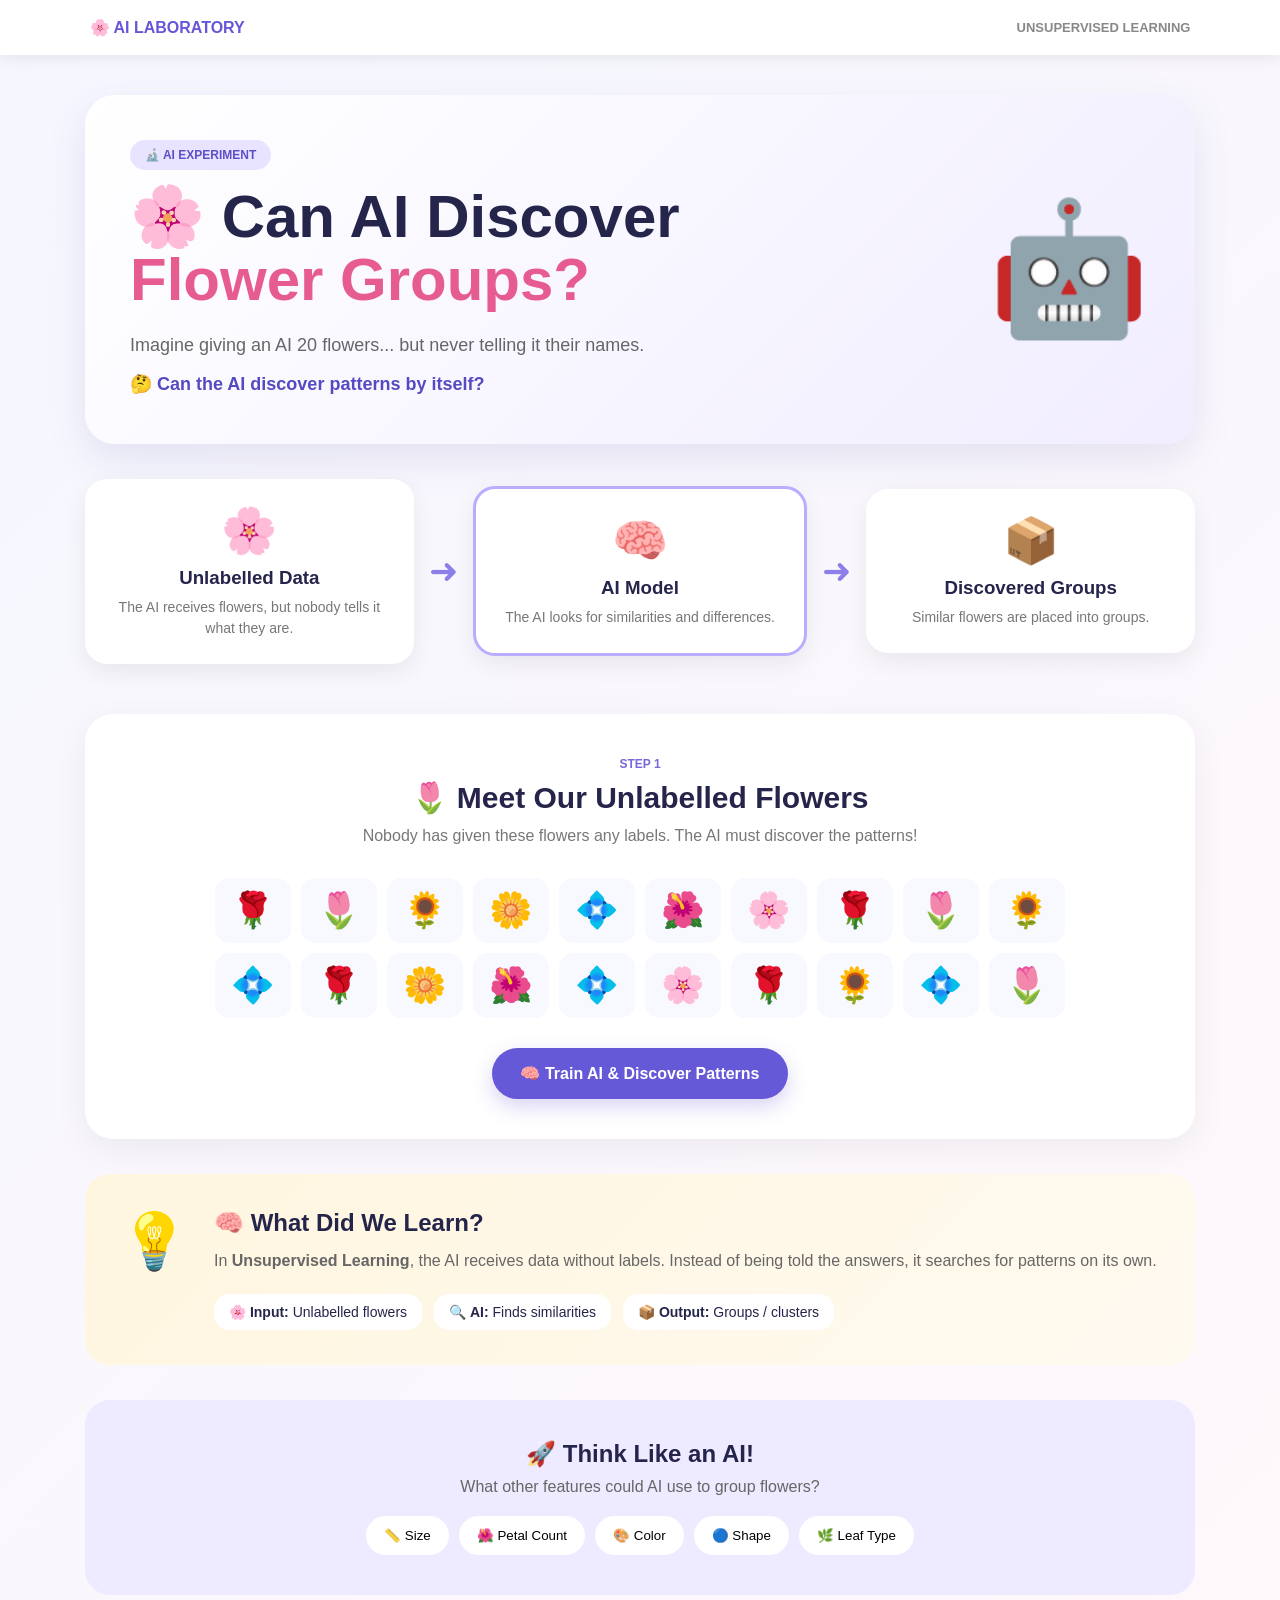
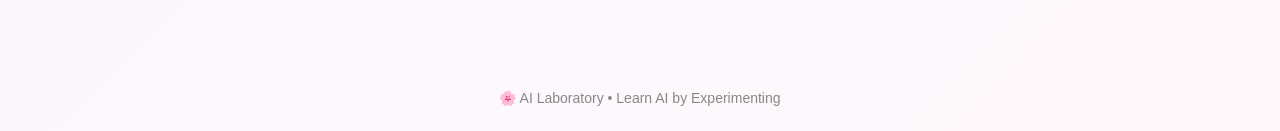
<file: Learning Based Approach Flowers/index.html>
<!DOCTYPE html>
<html lang="en">

<head>
    <meta charset="UTF-8">
    <meta name="viewport" content="width=device-width, initial-scale=1.0">

    <title>Flower Pattern Explorer | AI Laboratory</title>

    <link rel="stylesheet" href="style.css">
</head>

<body>

<header class="topbar">

    <div class="logo">
        🌸 AI LABORATORY
    </div>

    <div class="topic">
        UNSUPERVISED LEARNING
    </div>

</header>


<main>

    <!-- HERO -->

    <section class="hero">

        <div>

            <span class="badge">🔬 AI EXPERIMENT</span>

            <h1>
                🌸 Can AI Discover<br>
                <span>Flower Groups?</span>
            </h1>

            <p>
                Imagine giving an AI 20 flowers...
                but never telling it their names.
            </p>

            <p class="question">
                🤔 Can the AI discover patterns by itself?
            </p>

        </div>

        <div class="robot">
            🤖
        </div>

    </section>


    <!-- CONCEPT FLOW -->

    <section class="flow">

        <div class="flow-card">

            <div class="flow-icon">🌸</div>

            <h3>Unlabelled Data</h3>

            <p>
                The AI receives flowers,
                but nobody tells it what they are.
            </p>

        </div>


        <div class="arrow">
            ➜
        </div>


        <div class="flow-card ai-card">

            <div class="flow-icon">🧠</div>

            <h3>AI Model</h3>

            <p>
                The AI looks for similarities
                and differences.
            </p>

        </div>


        <div class="arrow">
            ➜
        </div>


        <div class="flow-card">

            <div class="flow-icon">📦</div>

            <h3>Discovered Groups</h3>

            <p>
                Similar flowers are placed
                into groups.
            </p>

        </div>

    </section>


    <!-- DATASET -->

    <section class="experiment">

        <div class="section-title">

            <span>STEP 1</span>

            <h2>🌷 Meet Our Unlabelled Flowers</h2>

            <p>
                Nobody has given these flowers any labels.
                The AI must discover the patterns!
            </p>

        </div>


        <div id="flowerDataset" class="flower-dataset"></div>


        <button id="trainBtn" class="train-button">
            🧠 Train AI & Discover Patterns
        </button>


        <div id="trainingArea" class="training-area hidden">

            <div class="brain">🧠</div>

            <h2 id="trainingText">
                AI is looking at the flowers...
            </h2>

            <div class="progress-container">
                <div id="progressBar"></div>
            </div>

            <p id="progressText">0%</p>

        </div>

    </section>


    <!-- PATTERN SELECTOR -->

    <section id="patternSection" class="patterns hidden">

        <div class="section-title">

            <span>STEP 2</span>

            <h2>🔍 What Pattern Should AI Look For?</h2>

            <p>
                AI can discover groups using different features.
            </p>

        </div>


        <div class="pattern-buttons">

            <button class="pattern-btn active" data-pattern="color">
                🎨 Color
                <small>Group similar colors</small>
            </button>

            <button class="pattern-btn" data-pattern="shape">
                🔵 Shape
                <small>Group similar shapes</small>
            </button>

        </div>


        <button id="discoverBtn" class="discover-button">
            🔎 Discover Groups
        </button>

    </section>


    <!-- CLUSTERS -->

    <section id="clustersSection" class="clusters hidden">

        <div class="section-title">

            <span>STEP 3</span>

            <h2>📦 AI Discovered These Groups!</h2>

            <p id="clusterExplanation"></p>

        </div>


        <div id="clusters" class="cluster-container"></div>

    </section>


    <!-- NEW FLOWER -->

    <section id="predictionSection" class="prediction hidden">

        <div class="section-title">

            <span>STEP 4</span>

            <h2>🌱 Give AI a New Flower</h2>

            <p>
                Let's see if AI can decide which group
                this new flower belongs to.
            </p>

        </div>


        <div class="new-flower-box">

            <div id="newFlower" class="new-flower">
                🌹
            </div>

            <div>

                <h3>New Flower</h3>

                <p id="newFlowerInfo">
                    Red • Round
                </p>

            </div>

        </div>


        <div class="flower-controls">

            <label>Choose Color</label>

            <select id="flowerColor">

                <option value="red">🔴 Red</option>
                <option value="yellow">🟡 Yellow</option>
                <option value="blue">🔵 Blue</option>
                <option value="pink">🌸 Pink</option>

            </select>


            <label>Choose Shape</label>

            <select id="flowerShape">

                <option value="round">🌼 Round</option>
                <option value="star">⭐ Star</option>
                <option value="small">🌷 Small</option>

            </select>

        </div>


        <button id="predictBtn" class="predict-button">
            🤖 Ask AI to Predict
        </button>


        <div id="predictionResult" class="prediction-result hidden">

            <div class="prediction-icon">
                🎯
            </div>

            <h2 id="predictionTitle">
                AI Prediction
            </h2>

            <div class="confidence">

                <div class="confidence-bar">
                    <div id="confidenceFill"></div>
                </div>

                <strong id="confidenceText">
                    0%
                </strong>

            </div>

            <p id="predictionMessage"></p>

        </div>

    </section>


    <!-- LEARNING BOX -->

    <section class="learning">

        <div class="learning-icon">
            💡
        </div>

        <div>

            <h2>🧠 What Did We Learn?</h2>

            <p>
                In <strong>Unsupervised Learning</strong>,
                the AI receives data without labels.
                Instead of being told the answers,
                it searches for patterns on its own.
            </p>

            <div class="lesson-points">

                <div>
                    🌸 <strong>Input:</strong>
                    Unlabelled flowers
                </div>

                <div>
                    🔍 <strong>AI:</strong>
                    Finds similarities
                </div>

                <div>
                    📦 <strong>Output:</strong>
                    Groups / clusters
                </div>

            </div>

        </div>

    </section>


    <section class="challenge">

        <h2>🚀 Think Like an AI!</h2>

        <p>
            What other features could AI use to group flowers?
        </p>

        <div class="ideas">

            <button>📏 Size</button>
            <button>🌺 Petal Count</button>
            <button>🎨 Color</button>
            <button>🔵 Shape</button>
            <button>🌿 Leaf Type</button>

        </div>

    </section>

</main>


<footer>

    <p>
        🌸 AI Laboratory • Learn AI by Experimenting
    </p>

</footer>


<script src="script.js"></script>

</body>
</html>
</file>
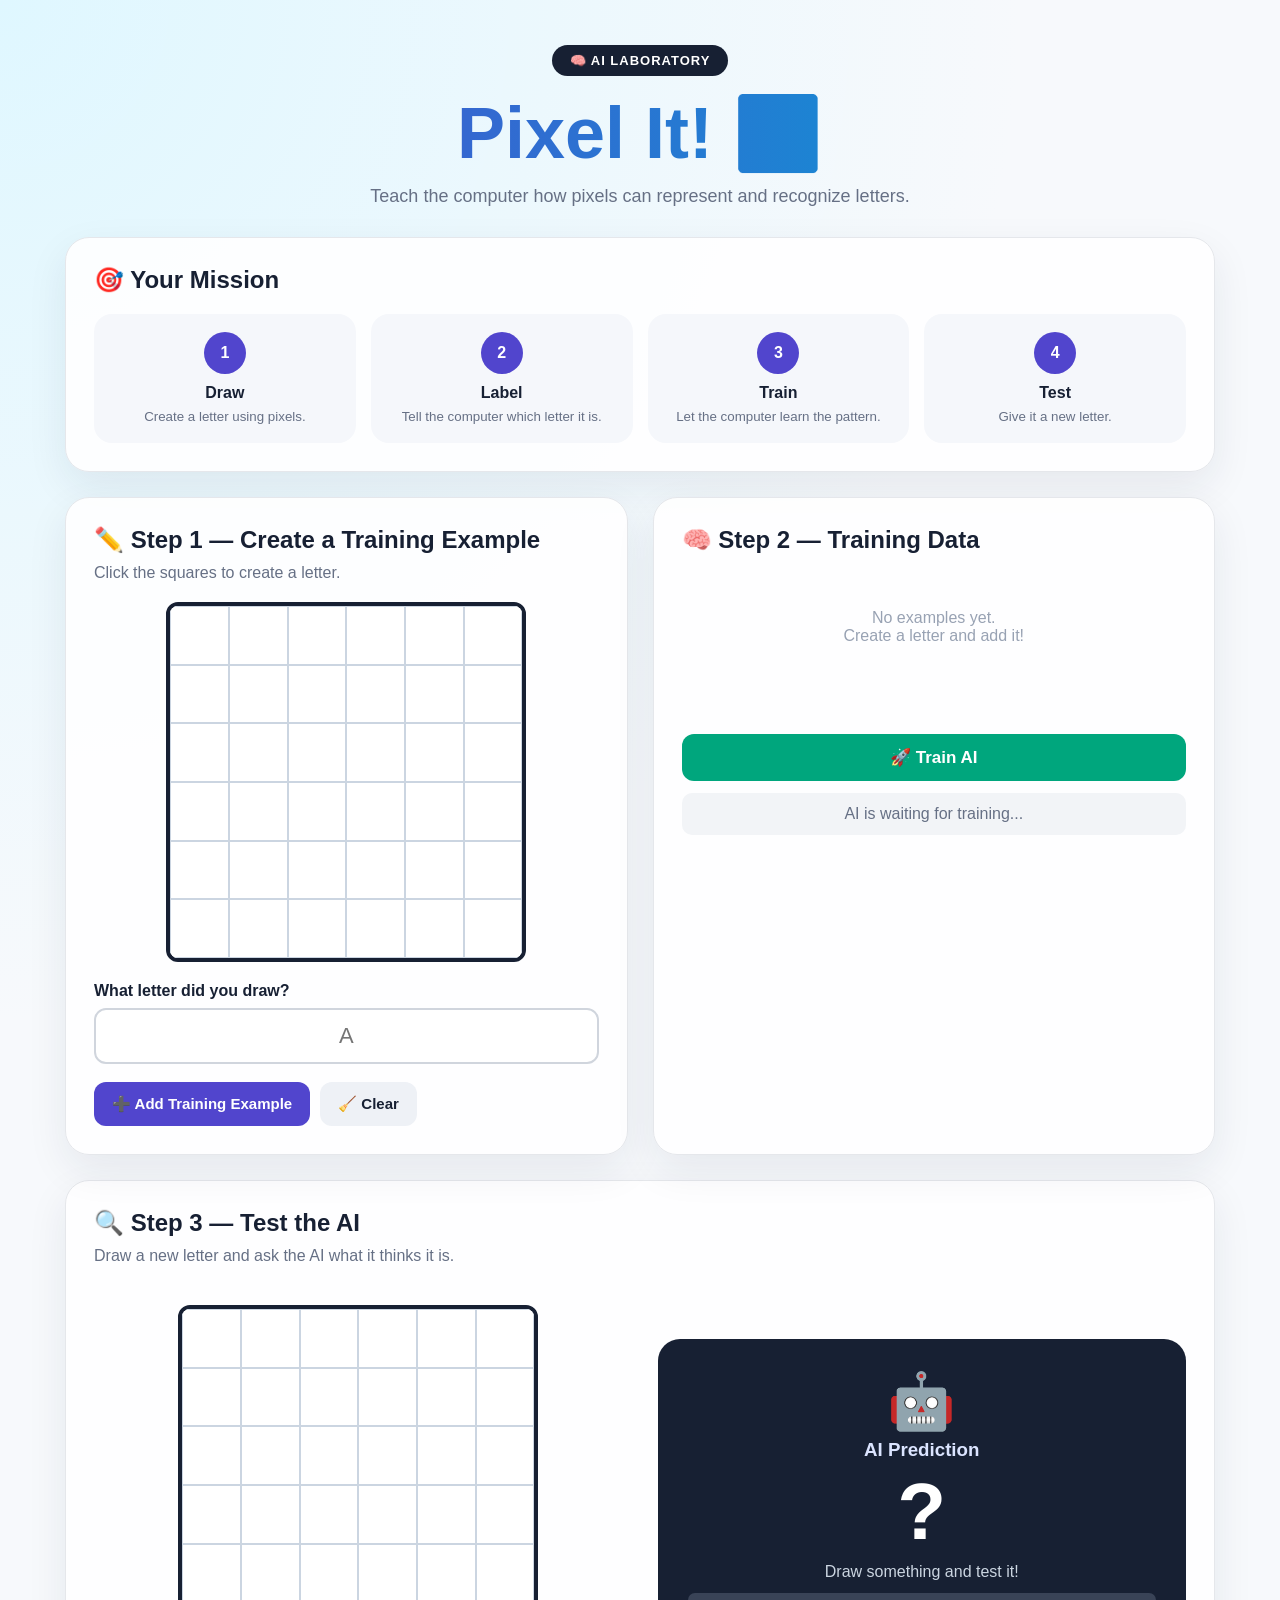
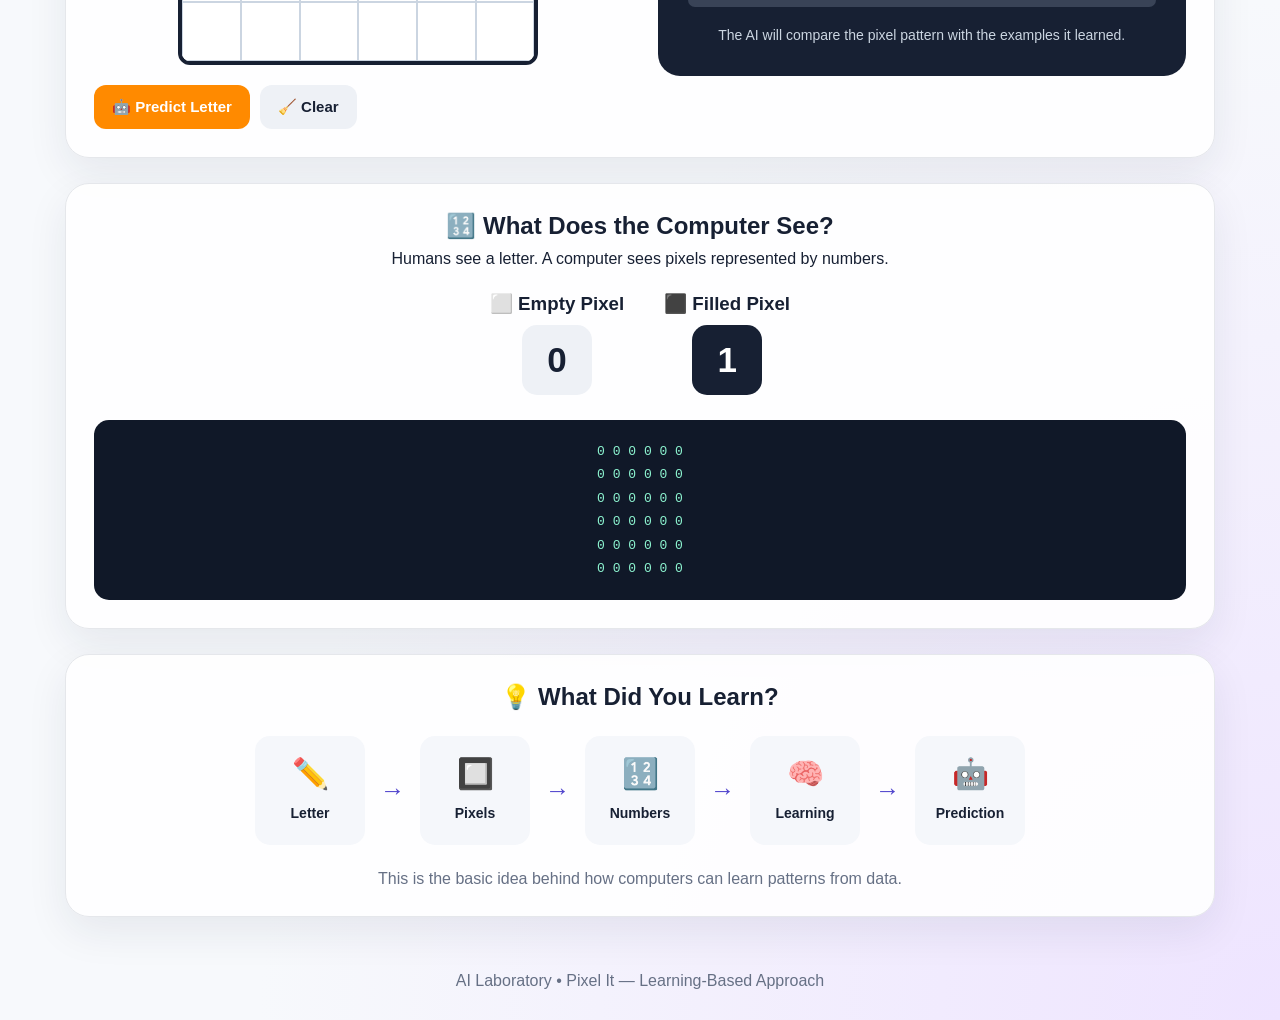
<file: Pixel It Learning Based Approach/index.html>
<!DOCTYPE html>
<html lang="en">
<head>
    <meta charset="UTF-8">
    <meta name="viewport" content="width=device-width, initial-scale=1.0">

    <title>Pixel It - Learning Based Approach</title>

    <link rel="stylesheet" href="style.css">
</head>

<body>

<header>
    <div class="badge">🧠 AI LABORATORY</div>

    <h1>Pixel It! 🔲</h1>

    <p>
        Teach the computer how pixels can represent and recognize letters.
    </p>
</header>


<main>

    <!-- HOW IT WORKS -->
    <section class="info-card">

        <h2>🎯 Your Mission</h2>

        <div class="steps">

            <div class="step">
                <span>1</span>
                <b>Draw</b>
                <small>Create a letter using pixels.</small>
            </div>

            <div class="step">
                <span>2</span>
                <b>Label</b>
                <small>Tell the computer which letter it is.</small>
            </div>

            <div class="step">
                <span>3</span>
                <b>Train</b>
                <small>Let the computer learn the pattern.</small>
            </div>

            <div class="step">
                <span>4</span>
                <b>Test</b>
                <small>Give it a new letter.</small>
            </div>

        </div>

    </section>


    <!-- TRAINING AREA -->
    <section class="workspace">

        <div class="panel">

            <h2>✏️ Step 1 — Create a Training Example</h2>

            <p class="instruction">
                Click the squares to create a letter.
            </p>

            <div id="trainingGrid" class="pixel-grid"></div>

            <div class="label-area">

                <label for="letterInput">
                    What letter did you draw?
                </label>

                <input
                    id="letterInput"
                    type="text"
                    maxlength="1"
                    placeholder="A"
                >

            </div>

            <div class="buttons">

                <button id="addExample" class="primary">
                    ➕ Add Training Example
                </button>

                <button id="clearTraining" class="secondary">
                    🧹 Clear
                </button>

            </div>

        </div>


        <!-- TRAINING DATA -->
        <div class="panel">

            <h2>🧠 Step 2 — Training Data</h2>

            <div id="trainingData" class="training-data">

                <div class="empty">
                    No examples yet.
                    <br>
                    Create a letter and add it!
                </div>

            </div>

            <button id="trainAI" class="train-button">
                🚀 Train AI
            </button>

            <div id="trainingStatus" class="status">
                AI is waiting for training...
            </div>

        </div>

    </section>


    <!-- TEST AREA -->
    <section class="test-section">

        <h2>🔍 Step 3 — Test the AI</h2>

        <p>
            Draw a new letter and ask the AI what it thinks it is.
        </p>

        <div class="test-area">

            <div>

                <div id="testGrid" class="pixel-grid"></div>

                <div class="buttons">

                    <button id="predictButton" class="predict">
                        🤖 Predict Letter
                    </button>

                    <button id="clearTest" class="secondary">
                        🧹 Clear
                    </button>

                </div>

            </div>


            <!-- RESULT -->
            <div class="result-card">

                <div class="robot">🤖</div>

                <h3>AI Prediction</h3>

                <div id="prediction">
                    ?
                </div>

                <div id="confidence">
                    Draw something and test it!
                </div>

                <div class="confidence-bar">
                    <div id="confidenceFill"></div>
                </div>

                <p id="explanation">
                    The AI will compare the pixel pattern
                    with the examples it learned.
                </p>

            </div>

        </div>

    </section>


    <!-- PIXEL DATA -->
    <section class="data-section">

        <h2>🔢 What Does the Computer See?</h2>

        <p>
            Humans see a letter. A computer sees pixels represented by
            numbers.
        </p>

        <div class="data-box">

            <div>
                <h3>⬜ Empty Pixel</h3>
                <span class="zero">0</span>
            </div>

            <div>
                <h3>⬛ Filled Pixel</h3>
                <span class="one">1</span>
            </div>

        </div>

        <div id="binaryOutput" class="binary-output">
            Your pixel data will appear here.
        </div>

    </section>


    <!-- CONCEPT -->
    <section class="concept">

        <h2>💡 What Did You Learn?</h2>

        <div class="concept-flow">

            <div>✏️<br><b>Letter</b></div>

            <span>→</span>

            <div>🔲<br><b>Pixels</b></div>

            <span>→</span>

            <div>🔢<br><b>Numbers</b></div>

            <span>→</span>

            <div>🧠<br><b>Learning</b></div>

            <span>→</span>

            <div>🤖<br><b>Prediction</b></div>

        </div>

        <p>
            This is the basic idea behind how computers can learn
            patterns from data.
        </p>

    </section>

</main>


<footer>
    <p>AI Laboratory • Pixel It — Learning-Based Approach</p>
</footer>


<script src="script.js"></script>

</body>
</html>
</file>
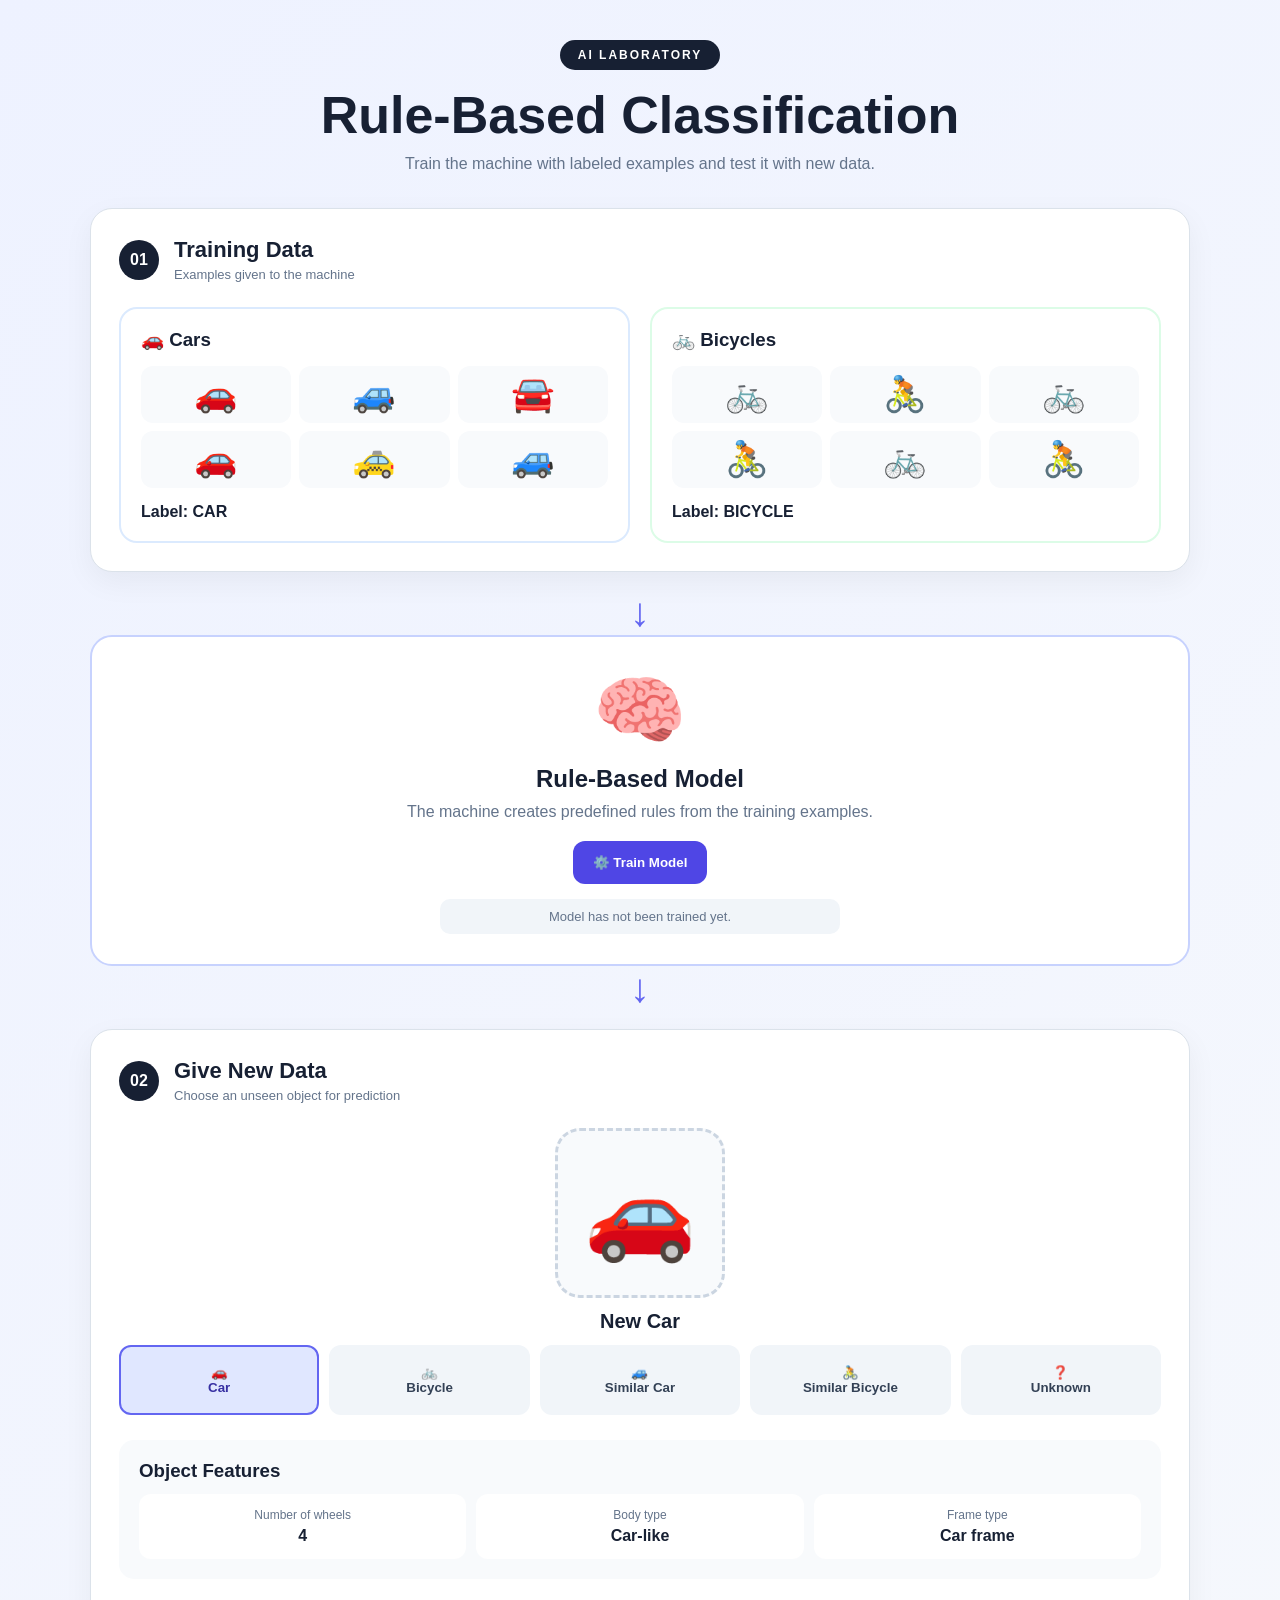
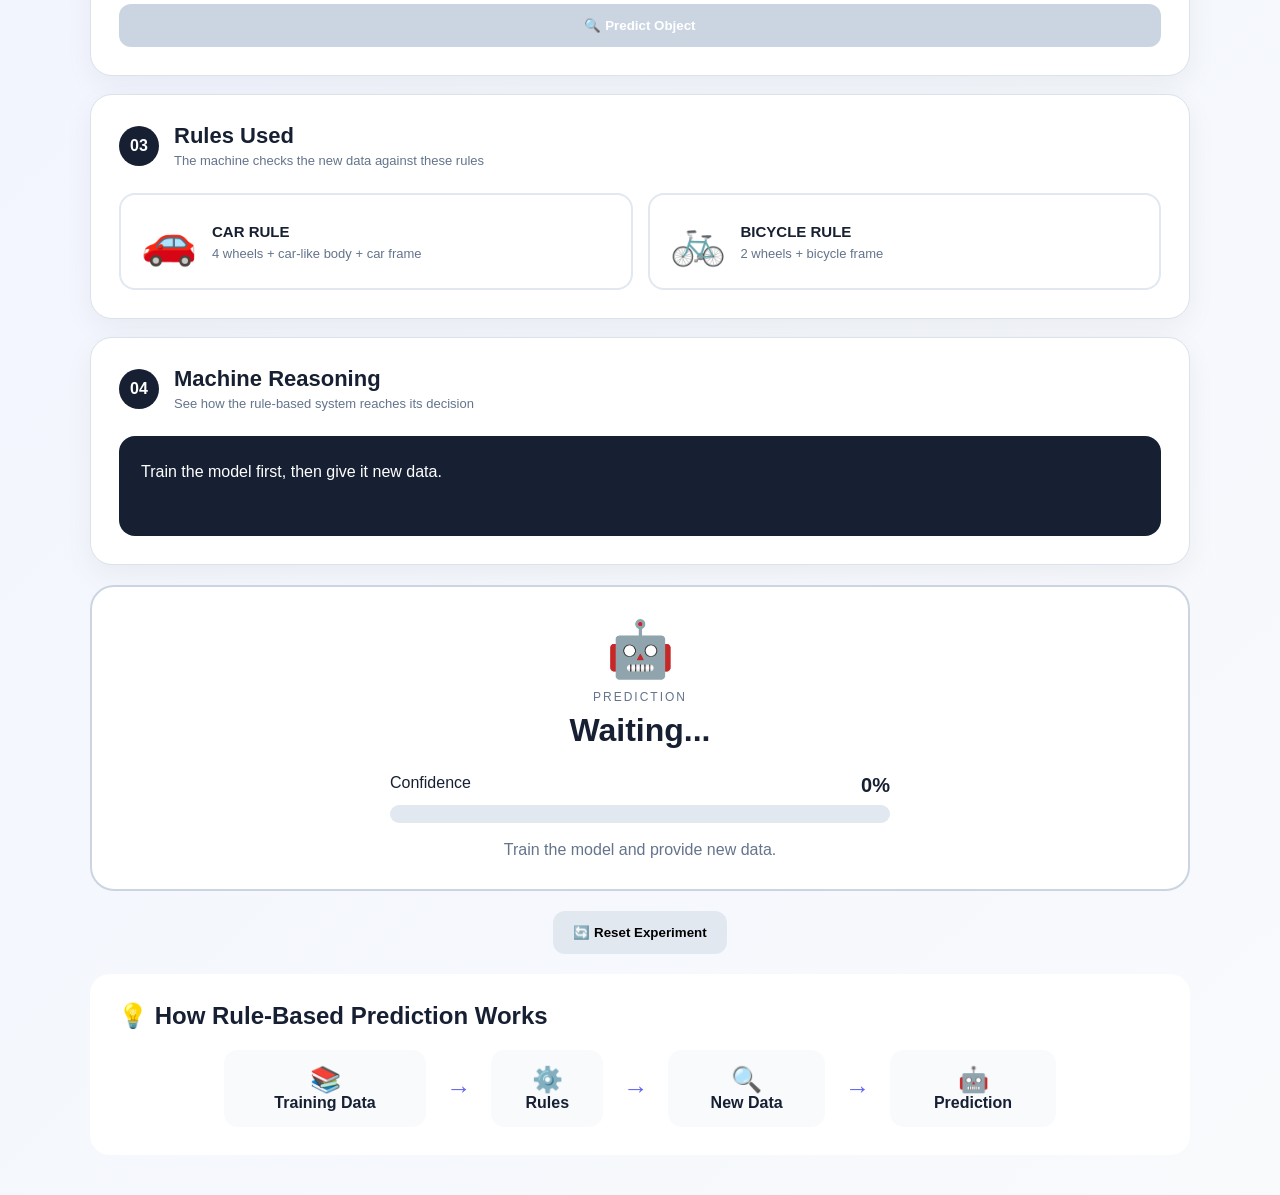
<file: Rule Based Approach Cars/index.html>
<!DOCTYPE html>
<html lang="en">
<head>
    <meta charset="UTF-8">
    <meta name="viewport" content="width=device-width, initial-scale=1.0">

    <title>Rule-Based Classification Lab</title>

    <link rel="stylesheet" href="style.css">
</head>

<body>

<div class="app">

    <header>
        <div class="badge">AI LABORATORY</div>

        <h1>Rule-Based Classification</h1>

        <p>
            Train the machine with labeled examples and test it with new data.
        </p>
    </header>


    <!-- TRAINING DATA -->

    <section class="panel">

        <div class="section-title">
            <span>01</span>
            <div>
                <h2>Training Data</h2>
                <p>Examples given to the machine</p>
            </div>
        </div>

        <div class="training-grid">

            <div class="dataset car-data">

                <h3>🚗 Cars</h3>

                <div class="samples">
                    <span>🚗</span>
                    <span>🚙</span>
                    <span>🚘</span>
                    <span>🚗</span>
                    <span>🚕</span>
                    <span>🚙</span>
                </div>

                <strong>Label: CAR</strong>

            </div>


            <div class="dataset bike-data">

                <h3>🚲 Bicycles</h3>

                <div class="samples">
                    <span>🚲</span>
                    <span>🚴</span>
                    <span>🚲</span>
                    <span>🚴</span>
                    <span>🚲</span>
                    <span>🚴</span>
                </div>

                <strong>Label: BICYCLE</strong>

            </div>

        </div>

    </section>


    <div class="big-arrow">↓</div>


    <!-- MODEL -->

    <section class="model-panel">

        <div class="brain">🧠</div>

        <h2>Rule-Based Model</h2>

        <p>
            The machine creates predefined rules from the training examples.
        </p>

        <button id="trainBtn">
            ⚙️ Train Model
        </button>

        <div id="trainingStatus" class="status">
            Model has not been trained yet.
        </div>

    </section>


    <div class="big-arrow">↓</div>


    <!-- NEW DATA -->

    <section class="panel">

        <div class="section-title">
            <span>02</span>

            <div>
                <h2>Give New Data</h2>
                <p>Choose an unseen object for prediction</p>
            </div>
        </div>


        <div class="new-data-area">

            <div class="new-object" id="newObject">
                🚗
            </div>


            <div class="object-name" id="objectName">
                New Car
            </div>


            <div class="choices">

                <button class="choice active"
                        data-object="car">
                    🚗<br>
                    Car
                </button>

                <button class="choice"
                        data-object="bike">
                    🚲<br>
                    Bicycle
                </button>

                <button class="choice"
                        data-object="carSimilar">
                    🚙<br>
                    Similar Car
                </button>

                <button class="choice"
                        data-object="bikeSimilar">
                    🚴<br>
                    Similar Bicycle
                </button>

                <button class="choice"
                        data-object="unknown">
                    ❓<br>
                    Unknown
                </button>

            </div>

        </div>


        <!-- FEATURES -->

        <div class="features">

            <h3>Object Features</h3>

            <div id="featureList">

                <div class="feature">
                    <span>Number of wheels</span>
                    <strong id="wheelFeature">4</strong>
                </div>

                <div class="feature">
                    <span>Body type</span>
                    <strong id="bodyFeature">Car-like</strong>
                </div>

                <div class="feature">
                    <span>Frame type</span>
                    <strong id="frameFeature">Car frame</strong>
                </div>

            </div>

        </div>


        <button id="predictBtn" disabled>
            🔍 Predict Object
        </button>

    </section>


    <!-- RULES -->

    <section class="panel">

        <div class="section-title">
            <span>03</span>

            <div>
                <h2>Rules Used</h2>
                <p>The machine checks the new data against these rules</p>
            </div>
        </div>


        <div class="rules">

            <div class="rule" id="carRule">

                <div class="rule-icon">🚗</div>

                <div>
                    <h3>CAR RULE</h3>

                    <p>
                        4 wheels + car-like body + car frame
                    </p>
                </div>

            </div>


            <div class="rule" id="bikeRule">

                <div class="rule-icon">🚲</div>

                <div>
                    <h3>BICYCLE RULE</h3>

                    <p>
                        2 wheels + bicycle frame
                    </p>
                </div>

            </div>

        </div>

    </section>


    <!-- REASONING -->

    <section class="panel">

        <div class="section-title">

            <span>04</span>

            <div>
                <h2>Machine Reasoning</h2>
                <p>See how the rule-based system reaches its decision</p>
            </div>

        </div>


        <div class="reasoning" id="reasoning">

            Train the model first, then give it new data.

        </div>

    </section>


    <!-- PREDICTION -->

    <section class="prediction" id="prediction">

        <div class="prediction-icon">
            🤖
        </div>

        <div class="prediction-label">
            PREDICTION
        </div>

        <h2 id="predictionText">
            Waiting...
        </h2>

        <div class="confidence">

            <div class="confidence-top">

                <span>Confidence</span>

                <strong id="confidenceText">
                    0%
                </strong>

            </div>

            <div class="progress">

                <div id="progressBar"></div>

            </div>

        </div>

        <p id="predictionMessage">
            Train the model and provide new data.
        </p>

    </section>


    <!-- RESET -->

    <button id="resetBtn" class="reset">
        🔄 Reset Experiment
    </button>


    <!-- CONCEPT -->

    <section class="concept">

        <h2>💡 How Rule-Based Prediction Works</h2>

        <div class="concept-flow">

            <div>📚<br><strong>Training Data</strong></div>

            <span>→</span>

            <div>⚙️<br><strong>Rules</strong></div>

            <span>→</span>

            <div>🔍<br><strong>New Data</strong></div>

            <span>→</span>

            <div>🤖<br><strong>Prediction</strong></div>

        </div>

    </section>

</div>

<script src="script.js"></script>

</body>
</html>
</file>
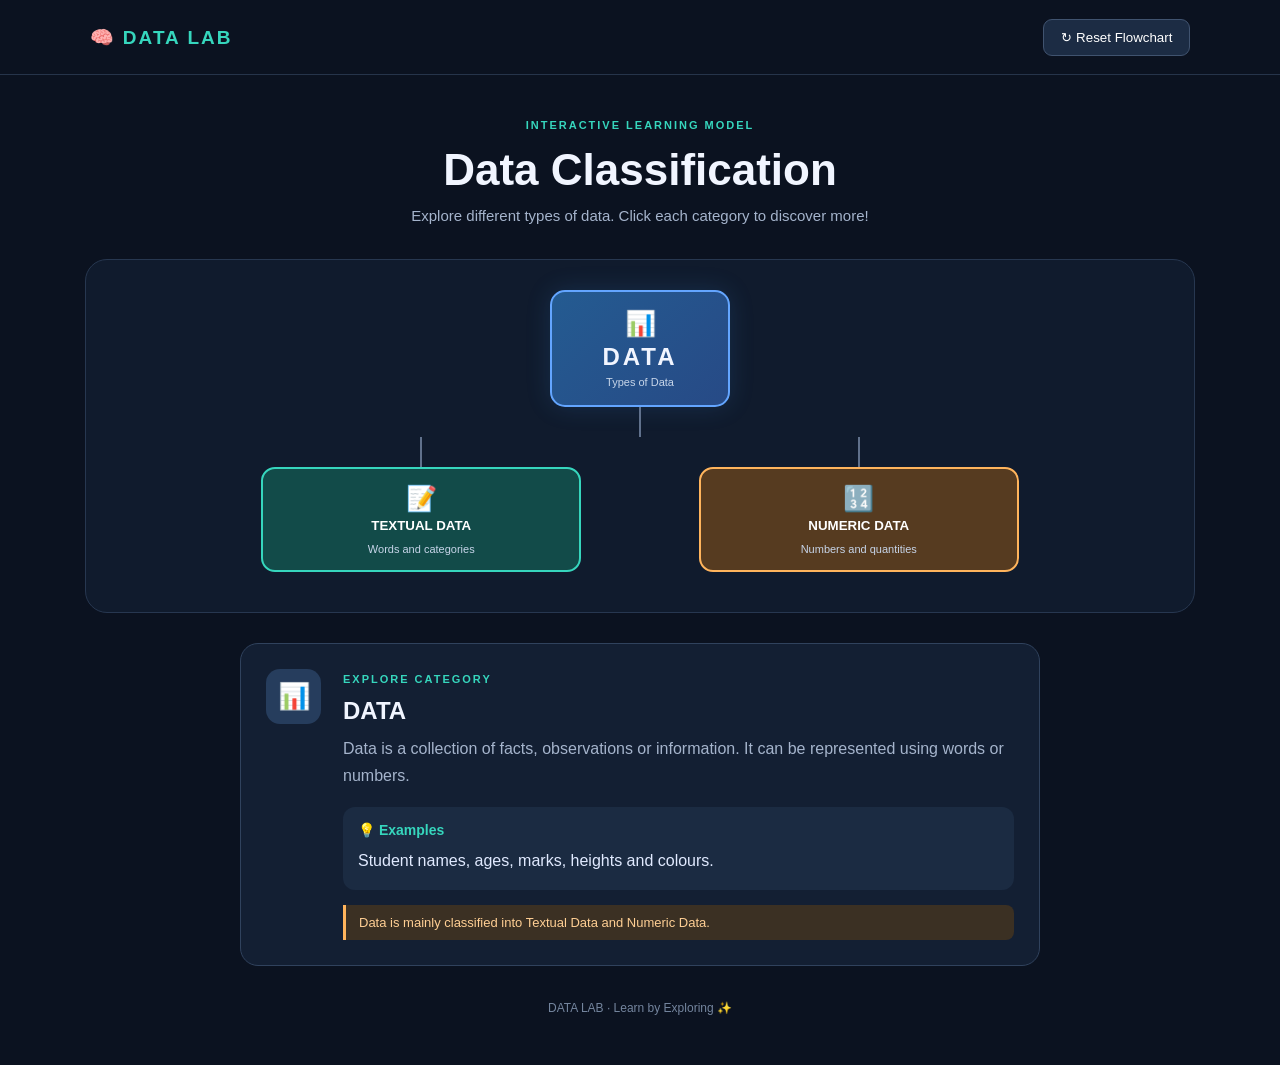
<file: Types of Data/index.html>
<!DOCTYPE html>
<html lang="en">
<head>
  <meta charset="UTF-8">
  <meta name="viewport" content="width=device-width, initial-scale=1.0">
  <title>Data Classification | Learning Lab</title>
  <link rel="stylesheet" href="style.css">
</head>
<body>

<header>
  <div class="logo">🧠 DATA LAB</div>
  <button id="resetBtn">↻ Reset Flowchart</button>
</header>

<main>
  <section class="heading">
    <span class="tag">INTERACTIVE LEARNING MODEL</span>
    <h1>Data Classification</h1>
    <p>Explore different types of data. Click each category to discover more!</p>
  </section>

  <section class="flow-area">

    <div class="root-node node" data-id="data">
      <span class="node-icon">📊</span>
      <h2>DATA</h2>
      <small>Types of Data</small>
    </div>

    <div class="connector root-connector"></div>

    <div class="main-branches">

      <!-- TEXTUAL BRANCH -->
      <div class="branch textual-branch">
        <div class="connector vertical"></div>

        <button class="category-node textual" data-id="textual">
          <span>📝</span>
          <strong>TEXTUAL DATA</strong>
          <small>Words and categories</small>
        </button>

        <div class="children" id="textualChildren">
          <div class="connector vertical"></div>

          <div class="child-nodes">
            <button class="child-node" data-id="nominal">
              <span>🔤</span>
              <strong>Nominal</strong>
              <small>No order</small>
            </button>

            <button class="child-node" data-id="ordinal">
              <span>📶</span>
              <strong>Ordinal</strong>
              <small>Has order</small>
            </button>
          </div>
        </div>
      </div>

      <!-- NUMERIC BRANCH -->
      <div class="branch numeric-branch">
        <div class="connector vertical"></div>

        <button class="category-node numeric" data-id="numeric">
          <span>🔢</span>
          <strong>NUMERIC DATA</strong>
          <small>Numbers and quantities</small>
        </button>

        <div class="children" id="numericChildren">
          <div class="connector vertical"></div>

          <div class="child-nodes">
            <button class="child-node" data-id="continuous">
              <span>📏</span>
              <strong>Continuous</strong>
              <small>Measured values</small>
            </button>

            <button class="child-node" data-id="discrete">
              <span>🔢</span>
              <strong>Discrete</strong>
              <small>Countable values</small>
            </button>
          </div>
        </div>
      </div>

    </div>
  </section>

  <!-- INFORMATION PANEL -->
  <section class="info-panel" id="infoPanel">
    <div class="info-icon" id="infoIcon">👆</div>
    <div class="info-content">
      <span class="tag">EXPLORE CATEGORY</span>
      <h2 id="infoTitle">Select a category</h2>
      <p id="infoDescription">
        Click any category in the flowchart to see its explanation.
      </p>

      <div class="example-box">
        <h3>💡 Examples</h3>
        <p id="infoExamples">Your examples will appear here.</p>
      </div>

      <div class="key-point" id="keyPoint">
        Start exploring the flowchart!
      </div>
    </div>
  </section>

  <footer>
    <p>DATA LAB · Learn by Exploring ✨</p>
  </footer>
</main>

<script src="script.js"></script>
</body>
</html>
</file>
<file: Career Guidance Explorer/style.css>
* {
    box-sizing: border-box;
    margin: 0;
    padding: 0;
}

body {
    font-family: Arial, sans-serif;
    min-height: 100vh;
    background: linear-gradient(135deg, #eef5ff, #f8f0ff);
    color: #263238;
}

/* HEADER */

header {
    text-align: center;
    padding: 28px 20px;
    background: linear-gradient(135deg, #4f46e5, #7c3aed);
    color: white;
    box-shadow: 0 5px 20px rgba(0,0,0,0.15);
}

.logo {
    font-size: 28px;
    font-weight: bold;
}

header p {
    margin-top: 8px;
    opacity: 0.9;
}

/* MAIN */

main {
    width: min(1100px, 92%);
    margin: 30px auto;
}

/* HERO */

.hero {
    text-align: center;
    padding: 35px 20px;
}

.hero-icon {
    font-size: 65px;
    animation: float 2.5s ease-in-out infinite;
}

.hero h1 {
    margin-top: 10px;
    font-size: 38px;
    color: #312e81;
}

.hero p {
    max-width: 700px;
    margin: 12px auto;
    line-height: 1.6;
    color: #555;
}

@keyframes float {

    0%, 100% {
        transform: translateY(0);
    }

    50% {
        transform: translateY(-10px);
    }
}

/* CARDS */

.card,
.details-card {
    background: white;
    border-radius: 22px;
    padding: 30px;
    margin-top: 25px;
    box-shadow: 0 10px 30px rgba(0,0,0,0.08);
}

.card h2 {
    text-align: center;
    margin-bottom: 25px;
    color: #312e81;
}

/* LEVEL BUTTONS */

.level-grid {
    display: grid;
    grid-template-columns: repeat(3, 1fr);
    gap: 20px;
}

.level-btn {
    border: none;
    border-radius: 18px;
    padding: 25px 15px;
    background: #f5f3ff;
    cursor: pointer;
    transition: 0.3s;
    color: #312e81;
}

.level-btn:hover {
    transform: translateY(-7px);
    box-shadow: 0 12px 25px rgba(79,70,229,0.2);
    background: #ede9fe;
}

.level-btn span {
    display: block;
    font-size: 45px;
    margin-bottom: 12px;
}

.level-btn strong {
    display: block;
    font-size: 19px;
}

.level-btn small {
    display: block;
    margin-top: 8px;
    color: #666;
}

/* OPTIONS */

.options-grid {
    display: grid;
    grid-template-columns: repeat(2, 1fr);
    gap: 18px;
}

.option {
    padding: 22px;
    border-radius: 17px;
    background: #f8fafc;
    border: 2px solid #e5e7eb;
    cursor: pointer;
    transition: 0.3s;
}

.option:hover {
    transform: translateY(-5px);
    border-color: #6366f1;
    background: #eef2ff;
}

.option-icon {
    font-size: 38px;
}

.option h3 {
    margin: 10px 0 7px;
    color: #312e81;
}

.option p {
    color: #666;
    line-height: 1.5;
}

/* DETAILS */

.details-card {
    border-left: 7px solid #6366f1;
}

.details-card h2 {
    color: #312e81;
    margin-bottom: 15px;
}

.details-card h3 {
    margin-top: 20px;
    margin-bottom: 10px;
    color: #4338ca;
}

.details-card ul {
    padding-left: 25px;
    line-height: 1.9;
}

.career-list {
    display: grid;
    grid-template-columns: repeat(2, 1fr);
    gap: 10px;
    margin-top: 10px;
}

.career-item {
    padding: 12px;
    background: #f5f3ff;
    border-radius: 10px;
}

/* BUTTONS */

.back-btn {
    border: none;
    background: #e0e7ff;
    color: #3730a3;
    padding: 10px 17px;
    border-radius: 10px;
    cursor: pointer;
    margin-bottom: 20px;
    font-weight: bold;
}

.back-btn:hover {
    background: #c7d2fe;
}

/* HIDDEN */

.hidden {
    display: none;
}

/* FOOTER */

footer {
    text-align: center;
    padding: 30px 15px;
    color: #666;
}

/* MOBILE */

@media (max-width: 750px) {

    .level-grid {
        grid-template-columns: 1fr;
    }

    .options-grid {
        grid-template-columns: 1fr;
    }

    .career-list {
        grid-template-columns: 1fr;
    }

    .hero h1 {
        font-size: 30px;
    }
}

```css
.explore-btn {
    margin-top: 15px;
    padding: 10px 18px;
    border: none;
    border-radius: 10px;
    background: #4f46e5;
    color: white;
    font-weight: bold;
    cursor: pointer;
}

.explore-btn:hover {
    background: #3730a3;
}

.next-box {
    margin-top: 10px;
    padding: 16px;
    border-radius: 12px;
    background: #eef2ff;
    color: #3730a3;
    font-weight: bold;
}
```
</file>
<file: Data Acqusition/style.css>
/* =========================================
   DATA ACQUISITION AI LAB
========================================= */

* {
    box-sizing: border-box;
    margin: 0;
    padding: 0;
}


body {

    font-family:
        "Segoe UI",
        Arial,
        sans-serif;

    background:
        linear-gradient(
            135deg,
            #eef2ff,
            #f8fafc,
            #ecfeff
        );

    color: #172033;

    min-height: 100vh;

    padding: 25px;

}


/* =========================================
   APP
========================================= */

.app {

    max-width: 1100px;

    margin: auto;

}


/* =========================================
   HEADER
========================================= */

.header {

    text-align: center;

    margin-bottom: 25px;

}


.badge {

    display: inline-block;

    padding: 7px 15px;

    border-radius: 30px;

    background: #e0e7ff;

    color: #4338ca;

    font-size: 12px;

    font-weight: 800;

    letter-spacing: 1px;

}


.header h1 {

    margin-top: 12px;

    font-size: 38px;

    background:
        linear-gradient(
            90deg,
            #4338ca,
            #0891b2
        );

    -webkit-background-clip: text;

    color: transparent;

}


.header p {

    margin-top: 8px;

    color: #64748b;

    font-size: 17px;

}


.memory-line {

    display: flex;

    justify-content: center;

    align-items: center;

    gap: 12px;

    margin-top: 18px;

    font-weight: 900;

    font-size: 14px;

    color: #475569;

}


.memory-line span:nth-child(odd) {

    padding: 8px 14px;

    background: white;

    border-radius: 20px;

    border: 1px solid #e2e8f0;

}


/* =========================================
   INTRO
========================================= */

.intro-card {

    display: flex;

    align-items: center;

    gap: 20px;

    background: white;

    border: 1px solid #e2e8f0;

    border-radius: 20px;

    padding: 22px;

    margin-bottom: 20px;

    box-shadow:
        0 10px 30px rgba(15, 23, 42, 0.06);

}


.intro-icon {

    width: 65px;

    height: 65px;

    border-radius: 18px;

    display: grid;

    place-items: center;

    font-size: 34px;

    background: #eef2ff;

    flex-shrink: 0;

}


.intro-card h2 {

    margin-bottom: 7px;

}


.intro-card p {

    color: #64748b;

    line-height: 1.6;

}


/* =========================================
   METHOD BUTTONS
========================================= */

.methods {

    display: grid;

    grid-template-columns:
        repeat(3, 1fr);

    gap: 12px;

    margin-bottom: 20px;

}


.method {

    border: 2px solid #e2e8f0;

    background: white;

    border-radius: 15px;

    padding: 15px;

    display: flex;

    align-items: center;

    gap: 12px;

    cursor: pointer;

    text-align: left;

    transition: 0.25s;

}


.method:hover {

    transform: translateY(-3px);

    border-color: #818cf8;

}


.method.active {

    border-color: #6366f1;

    background: #eef2ff;

}


.method-number {

    width: 36px;

    height: 36px;

    border-radius: 50%;

    background: #e0e7ff;

    color: #4338ca;

    display: grid;

    place-items: center;

    font-weight: 900;

}


.method b {

    display: block;

    margin-bottom: 3px;

}


.method small {

    color: #64748b;

}


/* =========================================
   LESSON
========================================= */

.lesson {

    background: white;

    border-radius: 22px;

    padding: 25px;

    border: 1px solid #e2e8f0;

    box-shadow:
        0 12px 35px rgba(15, 23, 42, 0.06);

}


.hidden {

    display: none;

}


.lesson-heading {

    display: flex;

    align-items: center;

    gap: 15px;

    margin-bottom: 20px;

}


.big-number {

    width: 55px;

    height: 55px;

    display: grid;

    place-items: center;

    border-radius: 16px;

    background: #4f46e5;

    color: white;

    font-size: 24px;

    font-weight: 900;

}


.lesson-heading h2 {

    font-size: 27px;

}


.lesson-heading p {

    color: #64748b;

    margin-top: 3px;

}


/* =========================================
   EXPLANATION
========================================= */

.explanation {

    background: #f8fafc;

    border-left: 5px solid #6366f1;

    border-radius: 12px;

    padding: 17px;

    margin-bottom: 20px;

    line-height: 1.6;

}


.explanation strong {

    color: #4338ca;

}


.explanation p {

    margin-top: 7px;

    color: #475569;

}


/* =========================================
   DATA DISCOVERY
========================================= */

.dataset-area {

    background: #f8fafc;

    border-radius: 18px;

    padding: 20px;

}


.dataset-area h3 {

    margin-bottom: 15px;

}


.dataset-search {

    display: flex;

    gap: 10px;

}


.search-box {

    flex: 1;

    background: white;

    border: 1px solid #cbd5e1;

    border-radius: 10px;

    padding: 13px;

    color: #64748b;

}


.dataset-search button,
.augmentation-controls button,
.generate-btn {

    border: none;

    border-radius: 10px;

    background: #4f46e5;

    color: white;

    font-weight: 800;

    padding: 12px 18px;

    cursor: pointer;

}


.dataset-grid {

    display: grid;

    grid-template-columns:
        repeat(4, 1fr);

    gap: 12px;

    margin-top: 18px;

}


.data-placeholder {

    grid-column: 1 / -1;

    text-align: center;

    padding: 30px;

    color: #94a3b8;

}


.data-placeholder span {

    font-size: 40px;

}


.data-item {

    background: white;

    border-radius: 14px;

    padding: 15px;

    text-align: center;

    border: 1px solid #e2e8f0;

    animation: pop 0.4s ease;

}


.data-item .data-icon {

    font-size: 42px;

    margin-bottom: 8px;

}


.data-item small {

    color: #64748b;

}


/* =========================================
   AUGMENTATION
========================================= */

.augmentation-lab {

    display: grid;

    grid-template-columns:
        1fr 70px 2fr;

    align-items: center;

    gap: 15px;

    background: #f8fafc;

    padding: 20px;

    border-radius: 18px;

}


.original {

    text-align: center;

}


.original h3,
.variations h3 {

    margin-bottom: 15px;

}


.car-image {

    height: 150px;

    border-radius: 16px;

    background:
        linear-gradient(
            135deg,
            #dbeafe,
            #bfdbfe
        );

    display: grid;

    place-items: center;

    font-size: 80px;

    border: 2px dashed #93c5fd;

}


.original p {

    margin-top: 8px;

    color: #64748b;

}


.arrow {

    font-size: 40px;

    text-align: center;

}


#variationGrid {

    display: grid;

    grid-template-columns:
        repeat(3, 1fr);

    gap: 10px;

}


.variation {

    height: 130px;

    border-radius: 14px;

    display: grid;

    place-items: center;

    background: white;

    border: 1px solid #e2e8f0;

    overflow: hidden;

}


.variation span {

    font-size: 65px;

}


.variation.empty span {

    color: #cbd5e1;

}


.variation.created {

    animation: pop 0.4s ease;

}


.augmentation-controls {

    display: flex;

    flex-wrap: wrap;

    gap: 10px;

    margin-top: 15px;

}


.augmentation-controls button {

    background: #6366f1;

}


.augmentation-controls .reset-btn {

    background: #e2e8f0;

    color: #334155;

}


.data-counter {

    margin-top: 14px;

    text-align: center;

    font-size: 17px;

    color: #475569;

}


/* =========================================
   GENERATION
========================================= */

.simulation {

    display: grid;

    grid-template-columns: 1.4fr 1fr;

    gap: 20px;

    background: #f8fafc;

    padding: 20px;

    border-radius: 18px;

}


.road {

    min-height: 250px;

    border-radius: 15px;

    background:
        linear-gradient(
            90deg,
            #64748b 0%,
            #475569 50%,
            #64748b 100%
        );

    position: relative;

    overflow: hidden;

}


.road-line {

    position: absolute;

    top: 0;

    bottom: 0;

    width: 6px;

    background: #fef08a;

    border-left: 3px dashed white;

}


.line1 {

    left: 33%;

}


.line2 {

    left: 66%;

}


.simulation-car {

    position: absolute;

    left: 50%;

    top: 50%;

    transform: translate(-50%, -50%);

    font-size: 70px;

    animation: carMove 2s infinite alternate ease-in-out;

}


.conditions {

    display: grid;

    grid-template-columns: 1fr 1fr;

    gap: 10px;

}


.condition {

    background: white;

    border: 1px solid #e2e8f0;

    border-radius: 12px;

    padding: 13px;

    display: flex;

    align-items: center;

    gap: 10px;

}


.condition > span {

    font-size: 28px;

}


.condition b {

    display: block;

    color: #64748b;

    font-size: 12px;

}


.condition strong {

    display: block;

    margin-top: 3px;

}


.generate-btn {

    display: block;

    margin: 18px auto 0;

    font-size: 16px;

}


.generated-message {

    margin-top: 15px;

    text-align: center;

    background: #eef2ff;

    color: #3730a3;

    border-radius: 10px;

    padding: 12px;

}


/* =========================================
   TEACHER NOTE
========================================= */

.teacher-note {

    margin-top: 20px;

    padding: 15px;

    border-radius: 12px;

    background: #fff7ed;

    border: 1px solid #fed7aa;

    color: #7c2d12;

    line-height: 1.5;

}


.teacher-note span {

    margin-left: 5px;

}


/* =========================================
   COMPARISON
========================================= */

.comparison {

    margin-top: 25px;

    background: white;

    border-radius: 20px;

    padding: 25px;

    border: 1px solid #e2e8f0;

    text-align: center;

}


.comparison h2 {

    margin-bottom: 18px;

}


.comparison-grid {

    display: grid;

    grid-template-columns:
        repeat(3, 1fr);

    gap: 15px;

}


.comparison-grid > div {

    padding: 20px;

    background: #f8fafc;

    border-radius: 15px;

}


.comparison-grid span {

    font-size: 35px;

}


.comparison-grid h3 {

    margin-top: 7px;

    font-size: 15px;

}


.comparison-grid p {

    color: #64748b;

    margin: 6px 0 10px;

}


.comparison-grid strong {

    color: #4f46e5;

}


/* =========================================
   CHALLENGE
========================================= */

.challenge {

    margin-top: 25px;

    background: white;

    border-radius: 20px;

    padding: 25px;

    border: 1px solid #e2e8f0;

}


.challenge-header {

    display: flex;

    gap: 15px;

    align-items: center;

}


.challenge-header > span {

    font-size: 40px;

}


.challenge-header h2 {

    margin-bottom: 4px;

}


.challenge-header p {

    color: #64748b;

}


.question-number {

    margin-top: 20px;

    color: #6366f1;

    font-weight: 800;

}


.question {

    font-size: 20px;

    font-weight: 800;

    margin: 10px 0 15px;

    line-height: 1.5;

}


.answers {

    display: grid;

    grid-template-columns:
        repeat(3, 1fr);

    gap: 10px;

}


.answer {

    padding: 15px;

    border-radius: 12px;

    border: 2px solid #e2e8f0;

    background: #f8fafc;

    cursor: pointer;

    font-weight: 800;

    transition: 0.2s;

}


.answer:hover {

    border-color: #818cf8;

    transform: translateY(-2px);

}


.answer.correct {

    background: #dcfce7;

    border-color: #22c55e;

    color: #166534;

}


.answer.wrong {

    background: #fee2e2;

    border-color: #ef4444;

    color: #991b1b;

}


.challenge-result {

    min-height: 30px;

    margin-top: 12px;

    font-weight: 700;

}


.score {

    margin-top: 10px;

    color: #64748b;

}


.next-btn {

    margin-top: 15px;

    padding: 11px 18px;

    border: none;

    border-radius: 10px;

    background: #4f46e5;

    color: white;

    font-weight: 800;

    cursor: pointer;

}


footer {

    text-align: center;

    padding: 25px;

    color: #64748b;

    font-size: 14px;

}


footer span {

    color: #94a3b8;

}


/* =========================================
   ANIMATIONS
========================================= */

@keyframes pop {

    from {

        opacity: 0;

        transform: scale(0.8);

    }

    to {

        opacity: 1;

        transform: scale(1);

    }

}


@keyframes carMove {

    from {

        transform:
            translate(-50%, -50%)
            translateX(-20px);

    }

    to {

        transform:
            translate(-50%, -50%)
            translateX(20px);

    }

}


/* =========================================
   RESPONSIVE
========================================= */

@media (max-width: 800px) {

    body {

        padding: 15px;

    }


    .methods {

        grid-template-columns: 1fr;

    }


    .dataset-grid {

        grid-template-columns:
            repeat(2, 1fr);

    }


    .augmentation-lab {

        grid-template-columns: 1fr;

    }


    .arrow {

        transform: rotate(90deg);

    }


    .simulation {

        grid-template-columns: 1fr;

    }


    .comparison-grid {

        grid-template-columns: 1fr;

    }


    .answers {

        grid-template-columns: 1fr;

    }

}


@media (max-width: 500px) {

    .header h1 {

        font-size: 28px;

    }


    .memory-line {

        flex-wrap: wrap;

    }


    .intro-card {

        align-items: flex-start;

    }


    .dataset-search {

        flex-direction: column;

    }


    .dataset-grid {

        grid-template-columns: 1fr;

    }


    #variationGrid {

        grid-template-columns: 1fr;

    }


    .conditions {

        grid-template-columns: 1fr;

    }

}
</file>
<file: Decision Tree/style.css>
* {
    box-sizing: border-box;
}

body {
    margin: 0;
    font-family: Arial, Helvetica, sans-serif;
    background: linear-gradient(135deg, #eef7ff, #f8fbff);
    color: #172033;
}

.app {
    width: min(1100px, 94%);
    margin: 30px auto;
}


/* HEADER */

header {
    text-align: center;
    margin-bottom: 25px;
}

.badge {
    display: inline-block;
    background: #dbeafe;
    color: #1d4ed8;
    padding: 8px 15px;
    border-radius: 30px;
    font-weight: bold;
    font-size: 13px;
}

header h1 {
    font-size: 42px;
    margin: 12px 0 0;
}

header h2 {
    color: #2563eb;
    margin: 5px 0 10px;
}

header p {
    color: #64748b;
    max-width: 700px;
    margin: auto;
    line-height: 1.6;
}


/* TABS */

.tabs {
    display: flex;
    justify-content: center;
    gap: 10px;
    margin-bottom: 20px;
    flex-wrap: wrap;
}

.tab {
    border: none;
    background: white;
    border: 2px solid #dbe3ef;
    padding: 13px 22px;
    border-radius: 12px;
    cursor: pointer;
    font-weight: bold;
    font-size: 15px;
}

.tab:hover {
    border-color: #2563eb;
}

.tab.active {
    background: #2563eb;
    color: white;
}


/* PAGES */

.page {
    display: none;
}

.active-page {
    display: block;
}


/* CARD */

.card {
    background: white;
    border: 1px solid #dbe3ef;
    border-radius: 20px;
    padding: 25px;
    margin-bottom: 20px;
    box-shadow: 0 8px 25px rgba(30, 64, 175, 0.08);
}

.card h2 {
    margin-top: 0;
}

.card p {
    line-height: 1.6;
    color: #475569;
}


/* RULE BOX */

.rule-box {
    background: #eff6ff;
    border-left: 5px solid #2563eb;
    padding: 18px;
    border-radius: 10px;
    line-height: 2;
    margin: 20px 0;
}

.rule-box strong {
    color: #2563eb;
}


/* TREE */

.tree-container {
    overflow-x: auto;
    margin-top: 15px;
}

.tree-container svg {
    width: 100%;
    min-width: 650px;
}

.connection {
    stroke: #94a3b8;
    stroke-width: 3;
}

.branch-label {
    font-size: 15px;
    font-weight: bold;
    fill: #475569;
}

.tree-node {
    cursor: pointer;
}

.tree-node rect {
    fill: #dbeafe;
    stroke: #2563eb;
    stroke-width: 3;
}

.tree-node ellipse {
    fill: #dcfce7;
    stroke: #16a34a;
    stroke-width: 3;
}

.tree-node text {
    text-anchor: middle;
    font-weight: bold;
    font-size: 15px;
    fill: #172033;
}

.tree-node:hover rect,
.tree-node:hover ellipse {
    filter: brightness(0.95);
    stroke-width: 5;
}


/* EXPLANATION */

.explanation {
    margin-top: 15px;
    background: #f8fafc;
    border-left: 5px solid #2563eb;
    padding: 15px;
    border-radius: 10px;
    min-height: 60px;
    line-height: 1.5;
}


/* CONCEPTS */

.concept-grid {
    display: grid;
    grid-template-columns: repeat(3, 1fr);
    gap: 15px;
    margin-bottom: 20px;
}

.concept {
    background: white;
    border: 1px solid #dbe3ef;
    border-radius: 15px;
    padding: 20px;
    text-align: center;
}

.concept h3 {
    margin: 8px 0;
}

.concept p {
    font-size: 14px;
}


/* PERSON */

.person-card {
    max-width: 400px;
    margin: 20px auto;
    background: #f8fafc;
    border: 2px solid #dbe3ef;
    border-radius: 20px;
    padding: 20px;
    text-align: center;
}

.person-icon {
    font-size: 70px;
}

.facts {
    display: grid;
    grid-template-columns: repeat(3, 1fr);
    gap: 10px;
}

.facts div {
    background: white;
    padding: 12px;
    border-radius: 10px;
}

.facts span {
    display: block;
    font-size: 12px;
    color: #64748b;
}

.facts strong {
    display: block;
    margin-top: 5px;
}


/* QUESTION */

.ai-question {
    text-align: center;
    margin-top: 25px;
}

.question-number {
    color: #2563eb;
    font-weight: bold;
}

.ai-question h2 {
    margin: 10px 0 20px;
}

.answer-buttons {
    display: flex;
    justify-content: center;
    gap: 15px;
}

.answer-buttons button,
.choice-button {
    border: none;
    padding: 15px 30px;
    border-radius: 12px;
    font-size: 17px;
    font-weight: bold;
    cursor: pointer;
    background: #e2e8f0;
}

.answer-buttons button:hover,
.choice-button:hover {
    transform: translateY(-2px);
}

#yesButton {
    background: #dcfce7;
    color: #166534;
}

#noButton {
    background: #fee2e2;
    color: #991b1b;
}


/* FEEDBACK */

.feedback {
    margin-top: 20px;
    padding: 15px;
    border-radius: 12px;
    line-height: 1.5;
}

.feedback.correct {
    background: #dcfce7;
    color: #166534;
}

.feedback.wrong {
    background: #fee2e2;
    color: #991b1b;
}


/* JOURNEY */

.journey {
    display: flex;
    align-items: center;
    justify-content: center;
    gap: 10px;
    margin: 25px 0;
    flex-wrap: wrap;
}

.journey-step {
    padding: 10px 15px;
    background: #e2e8f0;
    border-radius: 10px;
    font-weight: bold;
}

.journey-step.active {
    background: #dbeafe;
    color: #1d4ed8;
}

.arrow {
    font-weight: bold;
}


/* BUTTONS */

.primary,
.secondary {
    border: none;
    padding: 13px 20px;
    border-radius: 10px;
    cursor: pointer;
    font-weight: bold;
}

.primary {
    background: #2563eb;
    color: white;
}

.secondary {
    background: #e2e8f0;
    color: #172033;
}

.primary:hover,
.secondary:hover {
    transform: translateY(-2px);
}


/* BIG RULE */

.big-rule {
    text-align: center;
    background: #eff6ff;
    padding: 25px;
    border-radius: 15px;
    font-size: 20px;
    line-height: 1.8;
}


/* SCORE */

.score-area {
    display: flex;
    justify-content: space-between;
    margin: 20px 0;
    font-size: 17px;
}

.score-area strong {
    color: #2563eb;
}


/* PROGRESS */

.progress {
    height: 10px;
    background: #e2e8f0;
    border-radius: 20px;
    overflow: hidden;
    margin-bottom: 25px;
}

#progressBar {
    height: 100%;
    width: 20%;
    background: #2563eb;
    transition: width 0.3s;
}


/* CHALLENGE */

.challenge-content {
    background: #f8fafc;
    padding: 20px;
    border-radius: 15px;
    border: 1px solid #dbe3ef;
}

.challenge-person {
    font-size: 22px;
    font-weight: bold;
    margin-bottom: 10px;
}

.challenge-question {
    font-size: 19px;
    font-weight: bold;
}

.choice-grid {
    display: grid;
    grid-template-columns: 1fr 1fr;
    gap: 12px;
    margin-top: 20px;
}

.choice-button {
    width: 100%;
    background: white;
    border: 2px solid #dbe3ef;
}


/* FOOTER */

footer {
    text-align: center;
    color: #64748b;
    padding: 20px;
}


/* MOBILE */

@media (max-width: 700px) {

    header h1 {
        font-size: 32px;
    }

    .concept-grid {
        grid-template-columns: 1fr;
    }

    .facts {
        grid-template-columns: 1fr;
    }

    .answer-buttons {
        flex-direction: column;
    }

    .answer-buttons button {
        width: 100%;
    }

    .score-area {
        flex-direction: column;
        gap: 8px;
    }

}
</file>
<file: Evaluation/style.css>
/* =====================================================
   AI EVALUATION LAB
===================================================== */

* {
    box-sizing: border-box;
    margin: 0;
    padding: 0;
}


/* =====================================================
   BODY
===================================================== */

body {

    font-family:
        Arial,
        Helvetica,
        sans-serif;

    background:
        linear-gradient(
            135deg,
            #eef6ff,
            #ffffff,
            #f6f1ff
        );

    color: #273142;

    line-height: 1.6;
}


/* =====================================================
   HEADER
===================================================== */

.header {

    background:
        linear-gradient(
            135deg,
            #263b80,
            #536bd8
        );

    color: white;

    padding: 25px 20px;
}


.header-content {

    max-width: 1100px;

    margin: auto;

    display: flex;

    align-items: center;

    gap: 18px;
}


.robot-icon {

    font-size: 55px;
}


.header h1 {

    font-size: 32px;
}


.header p {

    opacity: 0.9;
}


/* =====================================================
   MAIN CONTAINER
===================================================== */

.container {

    width: min(1100px, 94%);

    margin: 30px auto;
}


/* =====================================================
   INTRODUCTION
===================================================== */

.intro-card {

    background: white;

    border-radius: 20px;

    padding: 25px;

    box-shadow:
        0 8px 25px
        rgba(0, 0, 0, 0.08);
}


.intro-card h2 {

    color: #30458f;

    margin-bottom: 8px;
}


.simple-flow {

    display: flex;

    justify-content: center;

    align-items: center;

    flex-wrap: wrap;

    gap: 12px;

    margin-top: 20px;
}


.flow-box {

    padding: 12px 18px;

    border-radius: 12px;

    font-weight: bold;

    display: flex;

    gap: 8px;

    align-items: center;
}


.prediction-flow {

    background: #ffe6f0;
}


.reality-flow {

    background: #e7f7ec;
}


.evaluation-flow {

    background: #fff3c9;
}


.flow-arrow {

    font-size: 25px;

    font-weight: bold;
}


/* =====================================================
   QUESTION
===================================================== */

.question-card {

    margin-top: 20px;

    background: white;

    border-radius: 20px;

    padding: 22px;

    display: flex;

    justify-content: center;

    align-items: center;

    gap: 20px;

    text-align: center;

    box-shadow:
        0 8px 25px
        rgba(0, 0, 0, 0.08);
}


.student-icon {

    font-size: 65px;
}


.question-card h2 {

    color: #30458f;
}


.question-card p {

    font-size: 20px;
}


.small-text {

    font-size: 14px !important;

    color: #697386;
}


/* =====================================================
   CASE SECTION
===================================================== */

.cases-section {

    margin-top: 30px;
}


.section-title {

    text-align: center;

    margin-bottom: 20px;
}


/* =====================================================
   CASE BUTTONS
===================================================== */

.case-buttons {

    display: grid;

    grid-template-columns:
        repeat(4, 1fr);

    gap: 10px;
}


.case-button {

    border: none;

    background: #e8ebf1;

    padding: 13px;

    border-radius: 14px;

    cursor: pointer;

    font-weight: bold;

    color: #344054;

    transition:
        transform 0.2s,
        background 0.2s;
}


.case-button small {

    display: block;

    margin-top: 4px;

    color: #667085;
}


.case-button:hover {

    transform: translateY(-2px);

    background: #dfe4ee;
}


.case-button.active {

    background: #536bd8;

    color: white;

    box-shadow:
        0 5px 15px
        rgba(83, 107, 216, 0.25);
}


.case-button.active small {

    color: white;
}


/* =====================================================
   CASE HEADING
===================================================== */

.case-heading {

    text-align: center;

    margin: 25px 0 15px;
}


.case-heading span {

    color: #536bd8;

    font-size: 14px;

    font-weight: bold;

    letter-spacing: 2px;
}


.case-heading h2 {

    color: #303b50;

    margin-top: 3px;
}


/* =====================================================
   EVALUATION BOARD
===================================================== */

.evaluation-board {

    background: white;

    border-radius: 20px;

    padding: 25px;

    box-shadow:
        0 10px 30px
        rgba(0, 0, 0, 0.09);
}


/* =====================================================
   GAUGE WRAPPER
===================================================== */

.gauge-wrapper {

    width: 560px;

    max-width: 100%;

    margin: 0 auto;

    text-align: center;
}


.gauge-title {

    font-size: 18px;

    font-weight: bold;

    color: #344054;

    margin-bottom: 8px;
}


/* =====================================================
   TEXTBOOK GAUGE
===================================================== */

.gauge {

    position: relative;

    width: 520px;

    height: 270px;

    max-width: 100%;

    margin: 0 auto;

    overflow: hidden;
}


/* =====================================================
   COLOURED SEMICIRCLE

   RED → ORANGE → YELLOW → LIGHT GREEN → GREEN
===================================================== */

.gauge::before {

    content: "";

    position: absolute;

    width: 460px;

    height: 460px;

    left: 50%;

    bottom: 0;

    transform:
        translateX(-50%);

    border-radius: 40%;

    background:
        conic-gradient(
            from 90deg,
            #9b59b6 0deg,
            #4f91d8 30deg,
            #38b8a5 60deg,
            #79c96d 90deg,
            #ffe45c 120deg,
            #ff9d45 150deg,
            #ef6464 180deg,
            transparent 180deg 360deg
        );

    z-index: 1;
}


/* =====================================================
   WHITE INNER AREA

   Creates the thick semicircular band
===================================================== */

.gauge::after {

    content: " ";

    position: absolute;

    width: 200px;

    height: 160px;

    left: 50%;

    bottom: 0;

    transform:
        translateX(-50%);

    border-radius: 400%;

    background: white;

    z-index: 2;
}


/* =====================================================
   FACES
===================================================== */

.face {

    position: absolute;

    width: 45px;

    height: 45px;

    z-index: 5;

    display: flex;

    flex-direction: column;

    align-items: center;

    justify-content: center;

    background: transparent;

    pointer-events: none;
}


/* =====================================================
   RED FACE
===================================================== */

.face-1 {

    left: 62px;

    bottom: 67px;

    color: #d64545;
}


/* =====================================================
   ORANGE FACE
===================================================== */

.face-2 {

    left: 145px;

    bottom: 137px;

    color: #d18a31;
}


/* =====================================================
   YELLOW FACE
===================================================== */

.face-3 {

    left: 50%;

    bottom: 163px;

    transform:
        translateX(-50%);

    color: #b5b52e;
}


/* =====================================================
   LIGHT GREEN FACE
===================================================== */

.face-4 {

    right: 145px;

    bottom: 137px;

    color: #31984e;
}


/* =====================================================
   DARK GREEN FACE
===================================================== */

.face-5 {

    right: 62px;

    bottom: 67px;

    color: #168447;
}


/* =====================================================
   EYES
===================================================== */

.eyes {

    font-size: 17px;

    font-weight: bold;

    letter-spacing: 7px;

    line-height: 14px;

    white-space: nowrap;
}


/* =====================================================
   MOUTH
===================================================== */

.mouth {

    width: 19px;

    height: 9px;

    margin-top: 5px;

    border-bottom:
        3px solid currentColor;

    border-radius:
        0 0 20px 20px;
}


/* =====================================================
   SAD MOUTH
===================================================== */

.sad-mouth {

    border-bottom: none;

    border-top:
        3px solid currentColor;

    border-radius:
        20px 20px 0 0;
}


/* =====================================================
   UNHAPPY MOUTH
===================================================== */

.unhappy-mouth {

    width: 18px;

    height: 8px;
}


/* =====================================================
   NEUTRAL MOUTH
===================================================== */

.neutral-mouth {

    width: 20px;

    height: 3px;

    border-bottom:
        3px solid currentColor;

    border-radius: 0;
}


/* =====================================================
   HAPPY MOUTH
===================================================== */

.smile-mouth {

    width: 20px;

    height: 10px;

    border-bottom:
        3px solid currentColor;

    border-radius:
        0 0 20px 20px;
}


/* =====================================================
   VERY HAPPY MOUTH
===================================================== */

.big-smile-mouth {

    width: 23px;

    height: 12px;

    border-bottom:
        4px solid currentColor;

    border-radius:
        0 0 25px 25px;
}


/* =====================================================
   NEEDLE
===================================================== */

.needle {

    position: absolute;

    z-index: 10;

    width: 5px;

    height: 125px;

    left: 50%;

    bottom: 0;

    background: #34383f;

    border-radius: 10px;

    transform-origin:
        50% 100%;

    /*
       Default:
       points toward the CORRECT side
    */

    transform:
        translateX(-50%)
        rotate(55deg);

    transition:
        transform 0.8s
        cubic-bezier(
            .2,
            .8,
            .2,
            1
        );
}


/* =====================================================
   NEEDLE CENTER
===================================================== */

.needle-center {

    position: absolute;

    width: 20px;

    height: 20px;

    left: 50%;

    bottom: -9px;

    transform:
        translateX(-50%);

    background: #34383f;

    border-radius: 50%;
}


/* =====================================================
   GAUGE LABELS
===================================================== */

.gauge-labels {

    display: flex;

    justify-content:
        space-between;

    width: 85%;

    margin:
        -2px auto 0;

    color: #687385;

    font-size: 13px;

    font-weight: bold;
}

/* =====================================================
   COMPARISON AREA
===================================================== */

.comparison-area {

    display: flex;

    justify-content: center;

    align-items: center;

    gap: 30px;

    margin-top: 20px;
}


.comparison-item {

    width: 240px;

    padding: 15px;

    border-radius: 15px;

    text-align: center;

    transition:
        transform 0.2s;
}


.comparison-item:hover {

    transform:
        translateY(-3px);
}


/* =====================================================
   PREDICTION
===================================================== */

.prediction-box {

    background: #ffeaf1;

    border:
        2px solid #e9a5bb;
}


/* =====================================================
   REALITY
===================================================== */

.reality-box {

    background: #e9f8ed;

    border:
        2px solid #8acb9c;
}


/* =====================================================
   COMPARISON ICON
===================================================== */

.comparison-icon {

    font-size: 32px;
}


/* =====================================================
   COMPARISON LABEL
===================================================== */

.comparison-label {

    font-size: 13px;

    color: #667085;

    text-transform: uppercase;

    letter-spacing: 1px;
}


/* =====================================================
   YES / NO VALUE
===================================================== */

.comparison-value {

    font-size: 28px;

    font-weight: 900;

    margin-top: 2px;
}


/* =====================================================
   VS
===================================================== */

.comparison-symbol {

    font-size: 22px;

    font-weight: bold;

    color: #667085;
}


/* =====================================================
   RESULT BANNER
===================================================== */

.result-banner {

    margin:
        20px auto 0;

    width:
        min(500px, 100%);

    padding: 15px;

    border-radius: 15px;

    background: #e4f7ea;

    color: #17663b;

    display: flex;

    justify-content: center;

    align-items: center;

    gap: 12px;

    transition:
        background 0.3s,
        color 0.3s,
        transform 0.3s;
}


.result-banner.false {

    background: #fde8e8;

    color: #a72e2e;
}


.result-icon {

    font-size: 35px;
}


.result-small {

    font-size: 11px;

    letter-spacing: 1px;
}


.result-title {

    font-size: 22px;

    font-weight: 900;
}


/* =====================================================
   EXPLANATION
===================================================== */

.explanation {

    margin-top: 18px;

    background: #fff8e8;

    border-left:
        5px solid #e2b24e;

    border-radius: 10px;

    padding: 15px;

    display: flex;

    gap: 12px;

    align-items: flex-start;
}


.bulb {

    font-size: 28px;

    flex-shrink: 0;
}


.explanation strong {

    color: #9b6c17;
}


/* =====================================================
   NAVIGATION
===================================================== */

.navigation {

    display: flex;

    justify-content: center;

    align-items: center;

    gap: 25px;

    margin-top: 18px;
}


.nav-button {

    border: none;

    background: #30458f;

    color: white;

    padding: 12px 20px;

    border-radius: 25px;

    cursor: pointer;

    font-weight: bold;

    transition:
        background 0.2s,
        transform 0.2s;
}


.nav-button:hover {

    background: #536bd8;

    transform:
        translateY(-2px);
}


.case-counter {

    font-weight: bold;

    min-width: 45px;

    text-align: center;
}


/* =====================================================
   SUMMARY SECTION
===================================================== */

.summary-section {

    margin-top: 35px;
}


.summary-section h2 {

    text-align: center;

    margin-bottom: 18px;
}


.summary-grid {

    display: grid;

    grid-template-columns:
        repeat(4, 1fr);

    gap: 12px;
}


.summary-card {

    background: white;

    padding: 18px;

    text-align: center;

    border-radius: 15px;

    box-shadow:
        0 5px 15px
        rgba(0, 0, 0, 0.07);

    transition:
        transform 0.2s;
}


.summary-card:hover {

    transform:
        translateY(-3px);
}


.summary-face {

    font-size: 42px;
}


.summary-card h3 {

    margin:
        5px 0 10px;
}


.summary-card p {

    font-size: 13px;
}


/* =====================================================
   SUMMARY COLORS
===================================================== */

.true-positive {

    border-top:
        6px solid #3b9b58;
}


.true-negative {

    border-top:
        6px solid #65adce;
}


.false-positive {

    border-top:
        6px solid #efa84e;
}


.false-negative {

    border-top:
        6px solid #ef6464;
}


/* =====================================================
   CHALLENGE
===================================================== */

.challenge-section {

    margin-top: 35px;

    background: white;

    border-radius: 20px;

    padding: 25px;

    text-align: center;

    box-shadow:
        0 8px 25px
        rgba(0, 0, 0, 0.08);
}


.challenge-section h2 {

    color: #30458f;
}


.challenge-buttons {

    display: grid;

    grid-template-columns:
        repeat(4, 1fr);

    gap: 10px;

    margin-top: 18px;
}


.challenge-buttons button {

    border:
        2px solid #dce1eb;

    background: white;

    padding: 13px;

    border-radius: 12px;

    cursor: pointer;

    font-weight: bold;

    transition:
        border-color 0.2s,
        background 0.2s,
        transform 0.2s;
}


.challenge-buttons button:hover {

    border-color: #536bd8;

    background: #f1f3ff;

    transform:
        translateY(-2px);
}


.challenge-result {

    min-height: 30px;

    margin-top: 15px;

    font-weight: bold;
}


/* =====================================================
   FOOTER
===================================================== */

footer {

    margin-top: 40px;

    padding: 25px;

    background: #202b57;

    color: white;

    text-align: center;
}


footer span {

    font-size: 13px;

    opacity: 0.8;
}


/* =====================================================
   TABLET
===================================================== */

@media (max-width: 800px) {

    .case-buttons {

        grid-template-columns:
            repeat(2, 1fr);
    }


    .summary-grid {

        grid-template-columns:
            repeat(2, 1fr);
    }


    .challenge-buttons {

        grid-template-columns:
            repeat(2, 1fr);
    }


    .gauge-wrapper {

        width: 100%;
    }
}


/* =====================================================
   MOBILE
===================================================== */

@media (max-width: 600px) {

    .header-content {

        flex-direction: column;

        text-align: center;
    }


    .header h1 {

        font-size: 27px;
    }


    .question-card {

        flex-direction: column;
    }


    .comparison-area {

        flex-direction: column;

        gap: 10px;
    }


    .comparison-symbol {

        transform:
            rotate(90deg);
    }


    .summary-grid {

        grid-template-columns: 1fr;
    }


    .challenge-buttons {

        grid-template-columns: 1fr;
    }


    /* ---------------------------------------------
       RESPONSIVE GAUGE
    --------------------------------------------- */

    .gauge {

        width: 100%;

        height: 245px;
    }


    .gauge::before {

        width: 410px;

        height: 410px;
    }


    .gauge::after {

        width: 265px;

        height: 265px;
    }


    .face {

        transform:
            scale(0.82);
    }


    .face-1 {

        left: 25px;

        bottom: 50px;
    }


    .face-2 {

        left: 17%;

        bottom: 125px;
    }


    .face-3 {

        bottom: 150px;
    }


    .face-4 {

        right: 17%;

        bottom: 125px;
    }


    .face-5 {

        right: 25px;

        bottom: 50px;
    }


    .needle {

        height: 125px;
    }


    .needle-center {

        width: 19px;

        height: 19px;
    }


    .gauge-labels {

        width: 90%;
    }


    .comparison-item {

        width: min(
            280px,
            100%
        );
    }


    .navigation {

        gap: 10px;

        flex-wrap: wrap;
    }


    .nav-button {

        padding:
            10px 14px;

        font-size: 13px;
    }
}
</file>
<file: Fun AI/style.css>
@import url('https://fonts.googleapis.com/css2?family=Nunito:wght@400;600;700;800;900&display=swap');

:root {
  --ink: #000000;
  --pink: #0ec536;
  --purple: #e9e0ff;
  --blue: #dff4ff;
  --yellow: #fff2bf;
  --green: #ddf8e8;
}

* { box-sizing: border-box; }

body {
  margin: 0;
  font-family: 'Nunito', 'Trebuchet MS', sans-serif;
  color: var(--ink);
  background: linear-gradient(135deg, #0dac1a, #b3b017, #7c1562);
  min-height: 100vh;
}

button { font: inherit; cursor: pointer; }

.topbar {
  display: flex;
  align-items: center;
  gap: 14px;
  padding: 20px 7%;
  background: rgba(231, 173, 66, 0.85);
  border-bottom: 2px solid #507ca5;
}

.logo {
  width: 55px;
  height: 55px;
  display: grid;
  place-items: center;
  font-size: 30px;
  background: var(--purple);
  border-radius: 18px;
}

.topbar h1 { margin: 0; font-size: 23px; }
.topbar p { margin: 2px 0 0; color: #817894; }
.top-emoji { margin-left: auto; font-size: 24px; }

main { width: min(1100px, 92%); margin: 30px auto; }

.hero {
  display: flex;
  align-items: center;
  justify-content: space-between;
  gap: 20px;
  padding: 36px;
  border-radius: 30px;
  background: linear-gradient(115deg, #fdfdfd, #bfbbce, #357c9c);
  box-shadow: 0 12px 30px #5d477610;
}

.hero-text { max-width: 600px; }
.tag {
  display: inline-block;
  font-size: 20px;
  font-weight: 1000;
  letter-spacing: 1.3px;
  color: #f74904;
}

.hero h2 { font-size: clamp(28px, 5vw, 43px); margin: 12px 0; }
.hero p { color: #4b05ee; font-size: 17px; }
.hero-art {
  font-size: clamp(75px, 13vw, 130px);
  animation: float 3s ease-in-out infinite;
  filter: drop-shadow(0 10px 10px #b87d0630);
}

@keyframes float {
  50% { transform: translateY(-12px) rotate(5deg); }
}

.primary-btn, .soft-btn {
  border: 0;
  border-radius: 15px;
  padding: 12px 18px;
  font-weight: 900;
  transition: transform .2s, box-shadow .2s;
}

.primary-btn {
  color: rgb(235, 230, 230);
  background: linear-gradient(110deg, #fc2803, #cc4a0e);
  box-shadow: 0 5px 0 #c44310;
}

.soft-btn { background: #8ea03c; color: #00000e; }

.primary-btn:hover, .soft-btn:hover {
  transform: translateY(-3px);
  box-shadow: 0 7px 14px #7d63a526;
}

button:focus-visible {
  outline: 3px solid #393253;
  outline-offset: 4px;
}

.mood-section {
  margin: 28px 0;
  padding: 25px;
  background: white;
  border-radius: 25px;
  text-align: center;
  box-shadow: 0 8px 24px #5141740b;
}

.mood-section h2 { margin: 0; }
.mood-section > p { color: #827990; }

.moods {
  display: flex;
  flex-wrap: wrap;
  justify-content: center;
  gap: 12px;
  margin: 22px 0;
}

.mood {
  min-width: 90px;
  padding: 13px;
  border: 2px solid transparent;
  border-radius: 18px;
  background: #f6f1ff;
  font-size: 29px;
  transition: transform .2s;
}

.mood span { display: block; font-size: 13px; font-weight: 800; }
.mood:hover { transform: scale(1.08) rotate(-3deg); }
.mood.selected { border-color: #9873eb; background: #e8dcff; }

.message { font-weight: 800; color: #805dbb !important; }

.games {
  display: grid;
  grid-template-columns: repeat(2, minmax(0, 1fr));
  gap: 22px;
}

.game-card {
  padding: 25px;
  border-radius: 26px;
  border: 2px solid #ffffff;
  box-shadow: 0 10px 24px #57436b0c;
  overflow: hidden;
}

.bubble-card { background: #e4f6ff; }
.calm-card { background: #e7f8eb; }
.joke-card { background: #fff0df; }
.compliment-card { background: #f7e8ff; }

.card-icon { font-size: 35px; }
.game-card h2 { margin: 8px 0; font-size: 22px; }
.game-card > p { color: #776d86; line-height: 1.6; }

.score { margin: 15px 0; font-size: 14px; }
.score strong { color: #7356d6; font-size: 20px; }

.bubble-area {
  height: 180px;
  position: relative;
  overflow: hidden;
  border-radius: 20px;
  margin: 14px 0;
  background: linear-gradient(160deg, #d4efff, #edfaff);
  border: 2px dashed #a6d9f2;
}

.bubble-hint {
  position: absolute;
  inset: 0;
  display: grid;
  place-items: center;
  color: #7a9ab4;
  pointer-events: none;
}

.bubble {
  position: absolute;
  width: 43px;
  height: 43px;
  display: grid;
  place-items: center;
  border-radius: 50%;
  border: 2px solid #ffffffcc;
  background: radial-gradient(circle at 30% 25%, white, #b3a2ff 40%, #efb6f5);
  box-shadow: inset -4px -5px 10px #8a62c933, 0 4px 8px #7965ab20;
  animation: bubbleFloat 3s ease-in-out infinite alternate;
  font-size: 19px;
}

@keyframes bubbleFloat {
  to { transform: translateY(-8px) rotate(8deg); }
}

.bubble.pop { animation: pop .25s ease forwards; }

@keyframes pop {
  to { transform: scale(1.8); opacity: 0; }
}

.breath-circle {
  width: 155px;
  height: 155px;
  margin: 22px auto;
  display: grid;
  place-items: center;
  border-radius: 50%;
  color: #4d765a;
  font-size: 22px;
  font-weight: 900;
  background: radial-gradient(circle, #ffffff, #c8f4d6);
  border: 4px solid #b4e8c5;
  box-shadow: 0 0 0 12px #c9f0d455;
}

.breath-circle.active {
  animation: breathe 8s ease-in-out infinite;
}

@keyframes breathe {
  0%, 100% { transform: scale(.82); }
  50% { transform: scale(1.12); }
}

#breathHint { text-align: center; min-height: 25px; }

.joke-box {
  min-height: 155px;
  margin: 18px 0;
  padding: 20px;
  display: flex;
  flex-direction: column;
  justify-content: center;
  align-items: center;
  text-align: center;
  background: #ffffffb8;
  border-radius: 20px;
}

#jokeEmoji { font-size: 40px; }
#jokeText { line-height: 1.7; font-weight: 800; }

.compliment {
  min-height: 130px;
  margin: 22px 0;
  padding: 22px;
  display: grid;
  place-items: center;
  text-align: center;
  font-size: 22px;
  font-weight: 900;
  border-radius: 20px;
  background: #ffffffa8;
}

.challenge {
  display: flex;
  align-items: center;
  justify-content: space-between;
  flex-wrap: wrap;
  gap: 18px;
  margin-top: 25px;
  padding: 26px;
  background: var(--yellow);
  border-radius: 25px;
}

.challenge h2 { margin: 8px 0; }
.challenge p { color: #786846; }

.final-note {
  margin: 30px 0;
  padding: 35px 20px;
  text-align: center;
  background: white;
  border-radius: 25px;
}

.final-note div { font-size: 50px; }
.final-note p { max-width: 600px; margin: 10px auto 20px; line-height: 1.8; color: #756b83; }
.final-note span { color: #8b70bc; font-weight: 800; }

footer {
  padding: 22px;
  text-align: center;
  background: #ece4ff;
  color: #776498;
  font-size: 12px;
  font-weight: 900;
  letter-spacing: 2px;
}

.tiny-note { font-size: 12px; }

.toast {
  position: fixed;
  bottom: 22px;
  left: 50%;
  transform: translate(-50%, 20px);
  opacity: 0;
  pointer-events: none;
  padding: 13px 22px;
  border-radius: 16px;
  background: #393253;
  color: white;
  font-weight: 800;
  text-align: center;
  max-width: 90%;
  transition: .25s;
  z-index: 10;
}

.toast.show { opacity: 1; transform: translate(-50%, 0); }

@media (max-width: 700px) {
  .topbar { padding: 16px 4%; }
  .topbar h1 { font-size: 19px; }
  .top-emoji { display: none; }
  main { width: 94%; margin: 18px auto; }
  .hero { padding: 24px; }
  .hero-art { font-size: 65px; }
  .games { grid-template-columns: 1fr; }
  .game-card { padding: 21px; }
  .challenge { padding: 22px; }
}

@media (prefers-reduced-motion: reduce) {
  *, *::before, *::after {
    animation-duration: .01ms !important;
    animation-iteration-count: 1 !important;
    scroll-behavior: auto !important;
    transition-duration: .01ms !important;
  }
}
</file>
<file: Learning Based Approach Flowers/style.css>
* {
    box-sizing: border-box;
    margin: 0;
    padding: 0;
}

body {
    font-family: "Segoe UI", Arial, sans-serif;
    background: linear-gradient(135deg, #f5f7ff, #fff8fb);
    color: #25254b;
}


/* HEADER */

.topbar {
    display: flex;
    justify-content: space-between;
    align-items: center;

    padding: 18px 7%;

    background: white;

    box-shadow: 0 3px 15px rgba(0,0,0,0.08);

    position: sticky;
    top: 0;

    z-index: 20;
}

.logo {
    font-weight: 800;
    color: #6557d9;
}

.topic {
    font-size: 13px;
    font-weight: bold;
    color: #888;
}


/* MAIN */

main {
    max-width: 1150px;
    margin: auto;
    padding: 40px 20px;
}


/* HERO */

.hero {
    display: flex;
    justify-content: space-between;
    align-items: center;

    padding: 45px;

    border-radius: 30px;

    background: linear-gradient(
        135deg,
        #ffffff,
        #f1edff
    );

    box-shadow: 0 15px 40px rgba(75, 65, 150, 0.12);

    margin-bottom: 35px;
}

.badge {
    display: inline-block;

    background: #e8e4ff;

    color: #5c50c8;

    padding: 8px 15px;

    border-radius: 30px;

    font-size: 12px;

    font-weight: bold;

    margin-bottom: 15px;
}

.hero h1 {
    font-size: clamp(35px, 5vw, 60px);

    line-height: 1.05;

    margin-bottom: 20px;
}

.hero h1 span {
    color: #e65c91;
}

.hero p {
    font-size: 18px;

    color: #666;

    max-width: 650px;

    line-height: 1.6;
}

.question {
    margin-top: 10px;

    color: #554ac1 !important;

    font-weight: bold;
}

.robot {
    font-size: 130px;

    animation: floatRobot 3s ease-in-out infinite;
}

@keyframes floatRobot {

    0%,100% {
        transform: translateY(0);
    }

    50% {
        transform: translateY(-15px);
    }

}


/* FLOW */

.flow {
    display: flex;

    align-items: center;

    justify-content: center;

    gap: 15px;

    margin-bottom: 50px;
}

.flow-card {
    flex: 1;

    background: white;

    padding: 25px;

    border-radius: 22px;

    text-align: center;

    box-shadow: 0 8px 25px rgba(0,0,0,0.07);

    transition: 0.3s;
}

.flow-card:hover {
    transform: translateY(-8px);
}

.ai-card {
    border: 3px solid #b8adff;
}

.flow-icon {
    font-size: 45px;

    margin-bottom: 10px;
}

.flow-card h3 {
    margin-bottom: 8px;
}

.flow-card p {
    color: #777;

    font-size: 14px;

    line-height: 1.5;
}

.arrow {
    font-size: 35px;

    color: #8c80e8;
}


/* SECTION */

.experiment,
.patterns,
.clusters,
.prediction {
    background: white;

    border-radius: 28px;

    padding: 40px;

    margin-bottom: 35px;

    box-shadow: 0 10px 35px rgba(0,0,0,0.06);
}

.section-title {
    text-align: center;

    margin-bottom: 30px;
}

.section-title span {
    color: #7569dc;

    font-size: 12px;

    font-weight: bold;
}

.section-title h2 {
    font-size: 30px;

    margin: 8px 0;
}

.section-title p {
    color: #777;

    line-height: 1.6;
}


/* FLOWER DATASET */

.flower-dataset {
    display: grid;

    grid-template-columns: repeat(10, 1fr);

    gap: 10px;

    max-width: 850px;

    margin: 30px auto;
}

.flower {
    height: 65px;

    display: flex;

    justify-content: center;

    align-items: center;

    font-size: 35px;

    background: #f8f8ff;

    border-radius: 15px;

    cursor: pointer;

    transition: 0.3s;
}

.flower:hover {
    transform: scale(1.15) rotate(5deg);

    background: #eeeaff;
}

.flower.analyzing {
    animation: analyze 0.6s infinite alternate;
}

@keyframes analyze {

    from {
        transform: scale(1);
    }

    to {
        transform: scale(1.15);
        box-shadow: 0 0 20px #9d91ff;
    }

}


/* BUTTONS */

button {
    border: none;

    cursor: pointer;

    font-family: inherit;
}

.train-button,
.discover-button,
.predict-button {
    display: block;

    margin: 25px auto 0;

    padding: 16px 28px;

    border-radius: 50px;

    background: #6659d8;

    color: white;

    font-size: 16px;

    font-weight: bold;

    box-shadow: 0 8px 20px rgba(102,89,216,0.25);

    transition: 0.3s;
}

.train-button:hover,
.discover-button:hover,
.predict-button:hover {
    transform: translateY(-3px);

    box-shadow: 0 12px 25px rgba(102,89,216,0.35);
}


/* TRAINING */

.training-area {
    text-align: center;

    margin: 30px auto;

    max-width: 600px;

    padding: 25px;

    background: #f7f5ff;

    border-radius: 20px;
}

.brain {
    font-size: 55px;

    animation: thinking 0.8s infinite alternate;
}

@keyframes thinking {

    from {
        transform: rotate(-8deg);
    }

    to {
        transform: rotate(8deg);
    }

}

.progress-container {
    height: 15px;

    background: #ddd;

    border-radius: 20px;

    overflow: hidden;

    margin-top: 20px;
}

#progressBar {
    width: 0%;

    height: 100%;

    background: linear-gradient(
        90deg,
        #786be2,
        #ec6ca1
    );

    transition: width 0.15s;
}

#progressText {
    margin-top: 8px;

    font-weight: bold;

    color: #6659d8;
}


/* PATTERN BUTTONS */

.pattern-buttons {
    display: flex;

    justify-content: center;

    gap: 20px;
}

.pattern-btn {
    padding: 20px 35px;

    border-radius: 20px;

    background: #f5f3ff;

    border: 2px solid transparent;

    color: #403b77;

    font-size: 17px;

    font-weight: bold;

    transition: 0.3s;
}

.pattern-btn small {
    display: block;

    margin-top: 5px;

    color: #888;

    font-size: 12px;

    font-weight: normal;
}

.pattern-btn.active {
    border-color: #7669dc;

    background: #ebe8ff;

    transform: scale(1.04);
}


/* CLUSTERS */

.cluster-container {
    display: grid;

    grid-template-columns: repeat(3, 1fr);

    gap: 20px;
}

.cluster {
    padding: 20px;

    border-radius: 20px;

    background: #fafaff;

    border: 2px solid #eee;

    min-height: 190px;

    animation: clusterAppear 0.6s ease;
}

@keyframes clusterAppear {

    from {
        opacity: 0;

        transform: translateY(20px);
    }

    to {
        opacity: 1;

        transform: translateY(0);
    }

}

.cluster h3 {
    margin-bottom: 15px;
}

.cluster-flowers {
    display: flex;

    flex-wrap: wrap;

    gap: 8px;
}

.cluster-flowers span {
    font-size: 35px;

    background: white;

    padding: 7px;

    border-radius: 12px;
}


/* NEW FLOWER */

.new-flower-box {
    display: flex;

    align-items: center;

    justify-content: center;

    gap: 25px;

    margin: 25px;
}

.new-flower {
    width: 120px;

    height: 120px;

    display: flex;

    justify-content: center;

    align-items: center;

    font-size: 70px;

    border-radius: 30px;

    background: #f4f1ff;

    box-shadow: 0 10px 25px rgba(0,0,0,0.08);

    transition: 0.3s;
}

.new-flower:hover {
    transform: scale(1.08) rotate(5deg);
}

.flower-controls {
    display: flex;

    justify-content: center;

    align-items: center;

    gap: 12px;

    flex-wrap: wrap;
}

.flower-controls label {
    font-weight: bold;
}

select {
    padding: 12px 18px;

    border-radius: 12px;

    border: 2px solid #ddd;

    font-size: 15px;

    background: white;
}


/* PREDICTION */

.prediction-result {
    max-width: 550px;

    margin: 30px auto;

    text-align: center;

    padding: 30px;

    border-radius: 25px;

    background: #f6f4ff;

    animation: resultAppear 0.5s ease;
}

@keyframes resultAppear {

    from {
        opacity: 0;

        transform: scale(0.9);
    }

    to {
        opacity: 1;

        transform: scale(1);
    }

}

.prediction-icon {
    font-size: 55px;
}

.confidence {
    margin: 20px 0;
}

.confidence-bar {
    height: 16px;

    background: #ddd;

    border-radius: 20px;

    overflow: hidden;

    margin-bottom: 8px;
}

#confidenceFill {
    height: 100%;

    width: 0%;

    background: linear-gradient(
        90deg,
        #6e62d9,
        #e86a9c
    );

    transition: width 1s;
}


/* LEARNING */

.learning {
    display: flex;

    gap: 25px;

    align-items: flex-start;

    padding: 35px;

    border-radius: 25px;

    background: linear-gradient(
        135deg,
        #fff6df,
        #fffaf0
    );

    margin-bottom: 35px;
}

.learning-icon {
    font-size: 55px;
}

.learning h2 {
    margin-bottom: 10px;
}

.learning p {
    color: #666;

    line-height: 1.7;
}

.lesson-points {
    display: flex;

    gap: 12px;

    flex-wrap: wrap;

    margin-top: 20px;
}

.lesson-points div {
    background: white;

    padding: 10px 15px;

    border-radius: 15px;

    font-size: 14px;
}


/* CHALLENGE */

.challenge {
    text-align: center;

    padding: 40px;

    background: #eeeaff;

    border-radius: 25px;

    margin-bottom: 30px;
}

.challenge p {
    color: #666;

    margin: 10px;
}

.ideas {
    display: flex;

    justify-content: center;

    flex-wrap: wrap;

    gap: 10px;

    margin-top: 20px;
}

.ideas button {
    background: white;

    padding: 12px 18px;

    border-radius: 30px;

    transition: 0.3s;
}

.ideas button:hover {
    transform: translateY(-4px);

    box-shadow: 0 8px 15px rgba(0,0,0,0.1);
}


/* FOOTER */

footer {
    text-align: center;

    padding: 25px;

    color: #888;

    font-size: 14px;
}


/* UTILITY */

.hidden {
    display: none;
}


/* MOBILE */

@media(max-width:800px) {

    .hero {
        flex-direction: column;

        text-align: center;

        gap: 25px;
    }

    .robot {
        font-size: 90px;
    }

    .flow {
        flex-direction: column;
    }

    .arrow {
        transform: rotate(90deg);
    }

    .flower-dataset {
        grid-template-columns: repeat(5, 1fr);
    }

    .cluster-container {
        grid-template-columns: 1fr;
    }

    .pattern-buttons {
        flex-direction: column;
    }

    .learning {
        flex-direction: column;
    }

}
</file>
<file: Pixel It Learning Based Approach/style.css>
* {
    box-sizing: border-box;
    margin: 0;
    padding: 0;
}

body {
    font-family: Arial, Helvetica, sans-serif;
    background:
        radial-gradient(circle at top left, #dff7ff, transparent 35%),
        radial-gradient(circle at bottom right, #eee4ff, transparent 35%),
        #f7f9fc;

    color: #172033;
    min-height: 100vh;
}


/* HEADER */

header {
    text-align: center;
    padding: 45px 20px 30px;
}

.badge {
    display: inline-block;
    padding: 8px 18px;
    border-radius: 30px;
    background: #172033;
    color: white;
    font-size: 13px;
    font-weight: bold;
    letter-spacing: 1px;
}

header h1 {
    font-size: clamp(42px, 7vw, 72px);
    margin-top: 15px;
    background: linear-gradient(90deg, #5145cd, #00a6d6);
    -webkit-background-clip: text;
    color: transparent;
}

header p {
    margin-top: 10px;
    color: #667085;
    font-size: 18px;
}


/* MAIN */

main {
    width: min(1150px, 94%);
    margin: auto;
}


/* CARDS */

.info-card,
.panel,
.test-section,
.data-section,
.concept {
    background: rgba(255,255,255,0.9);
    border: 1px solid #e5e7eb;
    border-radius: 24px;
    padding: 28px;
    margin-bottom: 25px;
    box-shadow: 0 15px 40px rgba(30,40,70,0.08);
}


/* STEPS */

.steps {
    display: grid;
    grid-template-columns: repeat(4, 1fr);
    gap: 15px;
    margin-top: 20px;
}

.step {
    background: #f5f7fb;
    border-radius: 18px;
    padding: 18px;
    text-align: center;
}

.step span {
    width: 42px;
    height: 42px;
    display: flex;
    justify-content: center;
    align-items: center;
    margin: auto auto 10px;
    border-radius: 50%;
    background: #5145cd;
    color: white;
    font-weight: bold;
}

.step b {
    display: block;
    margin-bottom: 5px;
}

.step small {
    color: #667085;
}


/* WORKSPACE */

.workspace {
    display: grid;
    grid-template-columns: 1fr 1fr;
    gap: 25px;
}

.panel h2,
.test-section h2,
.data-section h2,
.concept h2 {
    margin-bottom: 10px;
}

.instruction {
    color: #667085;
    margin-bottom: 20px;
}


/* PIXEL GRID */

.pixel-grid {
    width: min(360px, 100%);
    aspect-ratio: 1;
    display: grid;
    grid-template-columns: repeat(6, 1fr);
    border: 4px solid #172033;
    border-radius: 12px;
    overflow: hidden;
    background: white;
    margin: 20px auto;
}

.pixel {
    border: 1px solid #cbd5e1;
    background: white;
    cursor: pointer;
    transition: 0.15s;
}

.pixel:hover {
    background: #e9e7ff;
}

.pixel.active {
    background: #172033;
    box-shadow: inset 0 0 0 2px #ffffff;
}


/* LABEL */

.label-area {
    display: flex;
    flex-direction: column;
    gap: 8px;
    margin-top: 15px;
}

.label-area label {
    font-weight: bold;
}

.label-area input {
    width: 100%;
    padding: 13px;
    font-size: 22px;
    text-align: center;
    border: 2px solid #d0d5dd;
    border-radius: 12px;
    outline: none;
}

.label-area input:focus {
    border-color: #5145cd;
}


/* BUTTONS */

.buttons {
    display: flex;
    gap: 10px;
    flex-wrap: wrap;
    margin-top: 18px;
}

button {
    border: none;
    border-radius: 12px;
    padding: 13px 18px;
    font-size: 15px;
    font-weight: bold;
    cursor: pointer;
    transition: 0.2s;
}

button:hover {
    transform: translateY(-2px);
}

.primary {
    background: #5145cd;
    color: white;
}

.secondary {
    background: #eef1f6;
    color: #172033;
}

.train-button {
    width: 100%;
    margin-top: 20px;
    background: #00a67d;
    color: white;
    font-size: 17px;
}

.predict {
    background: #ff8a00;
    color: white;
}


/* TRAINING DATA */

.training-data {
    min-height: 150px;
    max-height: 300px;
    overflow-y: auto;
}

.empty {
    text-align: center;
    color: #98a2b3;
    padding: 45px 10px;
}

.training-item {
    display: flex;
    justify-content: space-between;
    align-items: center;
    background: #f5f7fb;
    padding: 12px 15px;
    border-radius: 12px;
    margin-bottom: 8px;
}

.training-letter {
    font-size: 25px;
    font-weight: bold;
}

.training-pixels {
    color: #667085;
    font-size: 13px;
}


/* STATUS */

.status {
    margin-top: 12px;
    padding: 12px;
    background: #f2f4f7;
    border-radius: 10px;
    text-align: center;
    color: #667085;
}


/* TEST */

.test-section > p {
    color: #667085;
}

.test-area {
    display: grid;
    grid-template-columns: 1fr 1fr;
    gap: 35px;
    align-items: center;
    margin-top: 20px;
}


/* RESULT */

.result-card {
    background: #172033;
    color: white;
    padding: 30px;
    border-radius: 22px;
    text-align: center;
    min-height: 320px;
    display: flex;
    flex-direction: column;
    justify-content: center;
}

.robot {
    font-size: 55px;
}

.result-card h3 {
    margin-top: 5px;
    color: #dbe4ff;
}

#prediction {
    font-size: 80px;
    font-weight: bold;
    margin: 5px 0;
}

#confidence {
    color: #cbd5e1;
    margin-bottom: 12px;
}

.confidence-bar {
    height: 14px;
    background: #394357;
    border-radius: 20px;
    overflow: hidden;
}

#confidenceFill {
    height: 100%;
    width: 0%;
    background: #00d49a;
    transition: width 0.8s ease;
}

#explanation {
    color: #cbd5e1;
    font-size: 14px;
    margin-top: 18px;
    line-height: 1.5;
}


/* DATA */

.data-section {
    text-align: center;
}

.data-box {
    display: flex;
    justify-content: center;
    gap: 40px;
    margin: 25px 0;
}

.data-box h3 {
    margin-bottom: 10px;
}

.zero,
.one {
    display: inline-flex;
    width: 70px;
    height: 70px;
    justify-content: center;
    align-items: center;
    border-radius: 15px;
    font-size: 35px;
    font-weight: bold;
}

.zero {
    background: #eef1f6;
}

.one {
    background: #172033;
    color: white;
}

.binary-output {
    background: #101828;
    color: #8df5d1;
    padding: 20px;
    border-radius: 15px;
    font-family: monospace;
    word-break: break-all;
    line-height: 1.8;
}


/* CONCEPT */

.concept {
    text-align: center;
}

.concept-flow {
    display: flex;
    justify-content: center;
    align-items: center;
    gap: 15px;
    flex-wrap: wrap;
    margin: 25px 0;
}

.concept-flow div {
    min-width: 110px;
    padding: 20px;
    background: #f5f7fb;
    border-radius: 15px;
    font-size: 30px;
}

.concept-flow b {
    font-size: 14px;
}

.concept-flow span {
    font-size: 25px;
    font-weight: bold;
    color: #5145cd;
}

.concept p {
    color: #667085;
}


/* FOOTER */

footer {
    text-align: center;
    padding: 30px;
    color: #667085;
}


/* RESPONSIVE */

@media (max-width: 800px) {

    .workspace,
    .test-area {
        grid-template-columns: 1fr;
    }

    .steps {
        grid-template-columns: 1fr 1fr;
    }
}

@media (max-width: 500px) {

    .steps {
        grid-template-columns: 1fr;
    }

    .info-card,
    .panel,
    .test-section,
    .data-section,
    .concept {
        padding: 18px;
    }

    .concept-flow span {
        display: none;
    }

    #prediction {
        font-size: 65px;
    }
}
</file>
<file: Rule Based Approach Cars/style.css>
* {
    box-sizing: border-box;
    margin: 0;
    padding: 0;
}

body {
    font-family: Arial, sans-serif;
    background: linear-gradient(135deg, #eef2ff, #f8fafc);
    color: #172033;
}

.app {
    width: min(1100px, 94%);
    margin: auto;
    padding: 40px 0;
}


/* HEADER */

header {
    text-align: center;
    margin-bottom: 35px;
}

.badge {
    display: inline-block;
    background: #172033;
    color: white;
    padding: 8px 18px;
    border-radius: 30px;
    font-size: 12px;
    letter-spacing: 2px;
    font-weight: bold;
}

header h1 {
    font-size: clamp(32px, 6vw, 52px);
    margin: 15px 0 10px;
}

header p {
    color: #64748b;
}


/* PANELS */

.panel {
    background: white;
    border: 1px solid #dbe2ea;
    border-radius: 22px;
    padding: 28px;
    margin: 18px 0;
    box-shadow: 0 10px 30px rgba(0,0,0,.05);
}

.section-title {
    display: flex;
    gap: 15px;
    align-items: center;
    margin-bottom: 25px;
}

.section-title > span {
    width: 40px;
    height: 40px;
    display: flex;
    align-items: center;
    justify-content: center;
    background: #172033;
    color: white;
    border-radius: 50%;
    font-weight: bold;
}

.section-title h2 {
    font-size: 22px;
}

.section-title p {
    color: #64748b;
    font-size: 13px;
    margin-top: 4px;
}


/* TRAINING */

.training-grid {
    display: grid;
    grid-template-columns: 1fr 1fr;
    gap: 20px;
}

.dataset {
    padding: 20px;
    border-radius: 18px;
    border: 2px solid #dbeafe;
}

.bike-data {
    border-color: #dcfce7;
}

.dataset h3 {
    margin-bottom: 15px;
}

.samples {
    display: grid;
    grid-template-columns: repeat(3, 1fr);
    gap: 8px;
    margin-bottom: 15px;
}

.samples span {
    font-size: 35px;
    background: #f8fafc;
    border-radius: 12px;
    padding: 8px;
    text-align: center;
}


/* ARROW */

.big-arrow {
    text-align: center;
    font-size: 40px;
    color: #6366f1;
    font-weight: bold;
}


/* MODEL */

.model-panel {
    text-align: center;
    background: white;
    border: 2px solid #c7d2fe;
    border-radius: 22px;
    padding: 30px;
}

.brain {
    font-size: 75px;
    margin-bottom: 10px;
}

.model-panel p {
    color: #64748b;
    margin: 10px 0 20px;
}

button {
    border: none;
    border-radius: 12px;
    padding: 14px 20px;
    font-weight: bold;
    cursor: pointer;
    transition: .2s;
}

#trainBtn,
#predictBtn {
    background: #4f46e5;
    color: white;
}

#trainBtn:hover,
#predictBtn:hover {
    transform: translateY(-2px);
    background: #3730a3;
}

#predictBtn {
    width: 100%;
    margin-top: 25px;
}

#predictBtn:disabled {
    background: #cbd5e1;
    cursor: not-allowed;
}

.status {
    margin: 15px auto 0;
    padding: 10px;
    border-radius: 10px;
    background: #f1f5f9;
    color: #64748b;
    max-width: 400px;
    font-size: 13px;
}


/* NEW OBJECT */

.new-data-area {
    text-align: center;
}

.new-object {
    width: 170px;
    height: 170px;
    margin: 10px auto;
    border: 3px dashed #cbd5e1;
    border-radius: 25px;
    display: flex;
    justify-content: center;
    align-items: center;
    font-size: 90px;
    background: #f8fafc;
}

.object-name {
    font-size: 20px;
    font-weight: bold;
    margin: 12px;
}

.choices {
    display: grid;
    grid-template-columns: repeat(5, 1fr);
    gap: 10px;
}

.choice {
    background: #f1f5f9;
    color: #334155;
    min-height: 70px;
}

.choice:hover {
    transform: translateY(-2px);
}

.choice.active {
    background: #e0e7ff;
    border: 2px solid #6366f1;
    color: #3730a3;
}


/* FEATURES */

.features {
    margin-top: 25px;
    padding: 20px;
    background: #f8fafc;
    border-radius: 15px;
}

.features h3 {
    margin-bottom: 12px;
}

#featureList {
    display: grid;
    grid-template-columns: repeat(3, 1fr);
    gap: 10px;
}

.feature {
    background: white;
    padding: 14px;
    border-radius: 12px;
    text-align: center;
}

.feature span {
    display: block;
    color: #64748b;
    font-size: 12px;
    margin-bottom: 5px;
}

.feature strong {
    font-size: 16px;
}


/* RULES */

.rules {
    display: grid;
    grid-template-columns: 1fr 1fr;
    gap: 15px;
}

.rule {
    display: flex;
    align-items: center;
    gap: 15px;
    padding: 20px;
    border: 2px solid #e2e8f0;
    border-radius: 16px;
    transition: .3s;
}

.rule.active {
    border-color: #6366f1;
    background: #eef2ff;
    transform: translateY(-3px);
}

.rule-icon {
    font-size: 45px;
}

.rule h3 {
    font-size: 15px;
}

.rule p {
    color: #64748b;
    margin-top: 6px;
    font-size: 13px;
}


/* REASONING */

.reasoning {
    background: #172033;
    color: white;
    border-radius: 16px;
    padding: 22px;
    line-height: 1.8;
    min-height: 100px;
}

.reasoning div {
    padding: 5px 0;
}


/* PREDICTION */

.prediction {
    text-align: center;
    background: white;
    border: 2px solid #cbd5e1;
    border-radius: 24px;
    padding: 30px;
    margin: 20px 0;
}

.prediction.success {
    border-color: #4ade80;
    background: #f0fdf4;
}

.prediction.warning {
    border-color: #f59e0b;
    background: #fffbeb;
}

.prediction-icon {
    font-size: 55px;
}

.prediction-label {
    font-size: 12px;
    letter-spacing: 2px;
    color: #64748b;
    margin: 8px;
}

.prediction h2 {
    font-size: 32px;
    margin-bottom: 25px;
}

.confidence {
    max-width: 500px;
    margin: auto;
}

.confidence-top {
    display: flex;
    justify-content: space-between;
    margin-bottom: 8px;
}

.confidence-top strong {
    font-size: 20px;
}

.progress {
    height: 18px;
    background: #e2e8f0;
    border-radius: 20px;
    overflow: hidden;
}

#progressBar {
    width: 0%;
    height: 100%;
    background: #4f46e5;
    transition: width 1s ease;
}

.prediction p {
    color: #64748b;
    margin-top: 18px;
}


/* RESET */

.reset {
    display: block;
    margin: 20px auto;
    background: #e2e8f0;
}


/* CONCEPT */

.concept {
    background: white;
    padding: 28px;
    border-radius: 20px;
    margin-top: 20px;
}

.concept h2 {
    margin-bottom: 20px;
}

.concept-flow {
    display: flex;
    justify-content: center;
    align-items: center;
    gap: 20px;
    text-align: center;
    flex-wrap: wrap;
}

.concept-flow div {
    background: #f8fafc;
    padding: 15px 22px;
    border-radius: 14px;
}

.concept-flow div:first-line {
    font-size: 25px;
}

.concept-flow span {
    color: #6366f1;
    font-size: 25px;
}


/* MOBILE */

@media (max-width: 750px) {

    .training-grid,
    .rules {
        grid-template-columns: 1fr;
    }

    .choices {
        grid-template-columns: repeat(2, 1fr);
    }

    #featureList {
        grid-template-columns: 1fr;
    }

    .concept-flow {
        flex-direction: column;
    }

    .concept-flow span {
        transform: rotate(90deg);
    }
}
</file>
<file: Types of Data/style.css>
* {
  margin: 0;
  padding: 0;
  box-sizing: border-box;
}

:root {
  --background: #0b1220;
  --panel: #131f33;
  --text: #f1f5ff;
  --muted: #a5b4cc;
  --teal: #36d6bd;
  --blue: #63a5ff;
  --orange: #ffb45c;
}

body {
  font-family: "Segoe UI", Arial, sans-serif;
  background: var(--background);
  color: var(--text);
  min-height: 100vh;
}

header {
  height: 75px;
  padding: 0 7%;
  display: flex;
  justify-content: space-between;
  align-items: center;
  border-bottom: 1px solid #26344a;
}

.logo {
  font-size: 19px;
  font-weight: 800;
  letter-spacing: 2px;
  color: var(--teal);
}

#resetBtn {
  background: #1c2c44;
  border: 1px solid #40536f;
  color: white;
  padding: 10px 17px;
  border-radius: 9px;
  cursor: pointer;
  transition: .3s;
}

#resetBtn:hover {
  background: #2e4565;
  transform: translateY(-2px);
}

main {
  max-width: 1150px;
  margin: auto;
  padding: 40px 20px;
}

.heading {
  text-align: center;
  margin-bottom: 35px;
}

.tag {
  color: var(--teal);
  font-size: 11px;
  letter-spacing: 2px;
  font-weight: bold;
}

.heading h1 {
  font-size: clamp(30px, 5vw, 44px);
  margin: 12px 0;
}

.heading p {
  color: var(--muted);
  font-size: 15px;
}

.flow-area {
  background: #101b2d;
  border: 1px solid #273750;
  border-radius: 22px;
  padding: 30px 15px 40px;
  text-align: center;
  overflow: hidden;
}

.node {
  width: 180px;
  margin: auto;
}

.root-node {
  background: linear-gradient(135deg, #245b91, #274a86);
  border: 2px solid #63a5ff;
  border-radius: 15px;
  padding: 17px;
  box-shadow: 0 0 25px #397bc533;
}

.node-icon {
  font-size: 25px;
}

.root-node h2 {
  margin: 5px 0;
  letter-spacing: 3px;
}

small {
  display: block;
  color: #c7d5e9;
  font-size: 11px;
  margin-top: 5px;
}

.connector {
  width: 2px;
  height: 30px;
  background: #60718c;
  margin: auto;
}

.main-branches {
  display: grid;
  grid-template-columns: 1fr 1fr;
  gap: 25px;
  max-width: 850px;
  margin: auto;
}

.branch {
  display: flex;
  flex-direction: column;
  align-items: center;
}

.category-node,
.child-node {
  font-family: inherit;
  cursor: pointer;
  transition: .3s ease;
  color: white;
}

.category-node {
  width: 100%;
  max-width: 320px;
  min-height: 105px;
  border-radius: 14px;
  padding: 15px;
  display: flex;
  flex-direction: column;
  align-items: center;
  justify-content: center;
  gap: 5px;
}

.category-node span {
  font-size: 25px;
}

.textual {
  background: #124b49;
  border: 2px solid var(--teal);
}

.numeric {
  background: #563b20;
  border: 2px solid var(--orange);
}

.category-node:hover,
.child-node:hover {
  transform: translateY(-5px) scale(1.02);
  filter: brightness(1.25);
}

.category-node.active,
.child-node.active {
  box-shadow: 0 0 22px #ffffff35;
  outline: 2px solid white;
}

.children {
  display: none;
  width: 100%;
  animation: appear .5s ease;
}

.children.show {
  display: block;
}

.child-nodes {
  display: flex;
  justify-content: center;
  gap: 12px;
}

.child-node {
  background: #1d2b40;
  border: 1px solid #53657e;
  border-radius: 12px;
  padding: 15px 8px;
  width: 48%;
  min-height: 110px;
}

.child-node span {
  display: block;
  font-size: 23px;
  margin-bottom: 7px;
}

.child-node strong {
  font-size: 14px;
}

.child-node small {
  font-size: 10px;
}

.info-panel {
  margin: 30px auto 0;
  max-width: 800px;
  background: var(--panel);
  border: 1px solid #30425d;
  border-radius: 18px;
  padding: 25px;
  display: flex;
  gap: 22px;
  animation: appear .5s ease;
}

.info-icon {
  min-width: 55px;
  height: 55px;
  background: #263d5d;
  border-radius: 14px;
  display: grid;
  place-items: center;
  font-size: 26px;
}

.info-content {
  flex: 1;
}

.info-content h2 {
  font-size: 24px;
  margin: 10px 0;
}

.info-content > p {
  color: var(--muted);
  line-height: 1.7;
}

.example-box {
  background: #1b2b42;
  border-radius: 12px;
  padding: 15px;
  margin-top: 18px;
}

.example-box h3 {
  font-size: 14px;
  color: var(--teal);
  margin-bottom: 9px;
}

.example-box p {
  color: #e1eaff;
  line-height: 1.7;
}

.key-point {
  margin-top: 15px;
  border-left: 3px solid var(--orange);
  padding: 10px 13px;
  color: #ffcf94;
  background: #3b3023;
  border-radius: 0 8px 8px 0;
  font-size: 13px;
}

footer {
  text-align: center;
  color: #74859e;
  font-size: 12px;
  padding: 35px 0 10px;
}

@keyframes appear {
  from {
    opacity: 0;
    transform: translateY(12px);
  }
  to {
    opacity: 1;
    transform: translateY(0);
  }
}

@media(max-width: 600px) {
  header {
    padding: 0 15px;
  }

  .logo {
    font-size: 15px;
  }

  #resetBtn {
    padding: 9px;
    font-size: 11px;
  }

  .flow-area {
    padding: 25px 8px;
  }

  .main-branches {
    gap: 10px;
  }

  .category-node {
    padding: 10px 4px;
    font-size: 12px;
  }

  .child-nodes {
    gap: 6px;
  }

  .child-node {
    padding: 10px 3px;
  }

  .child-node strong {
    font-size: 11px;
  }

  .info-panel {
    padding: 16px;
    gap: 12px;
  }

  .info-icon {
    min-width: 40px;
    height: 40px;
    font-size: 20px;
  }

  .info-content h2 {
    font-size: 19px;
  }
}
</file>
